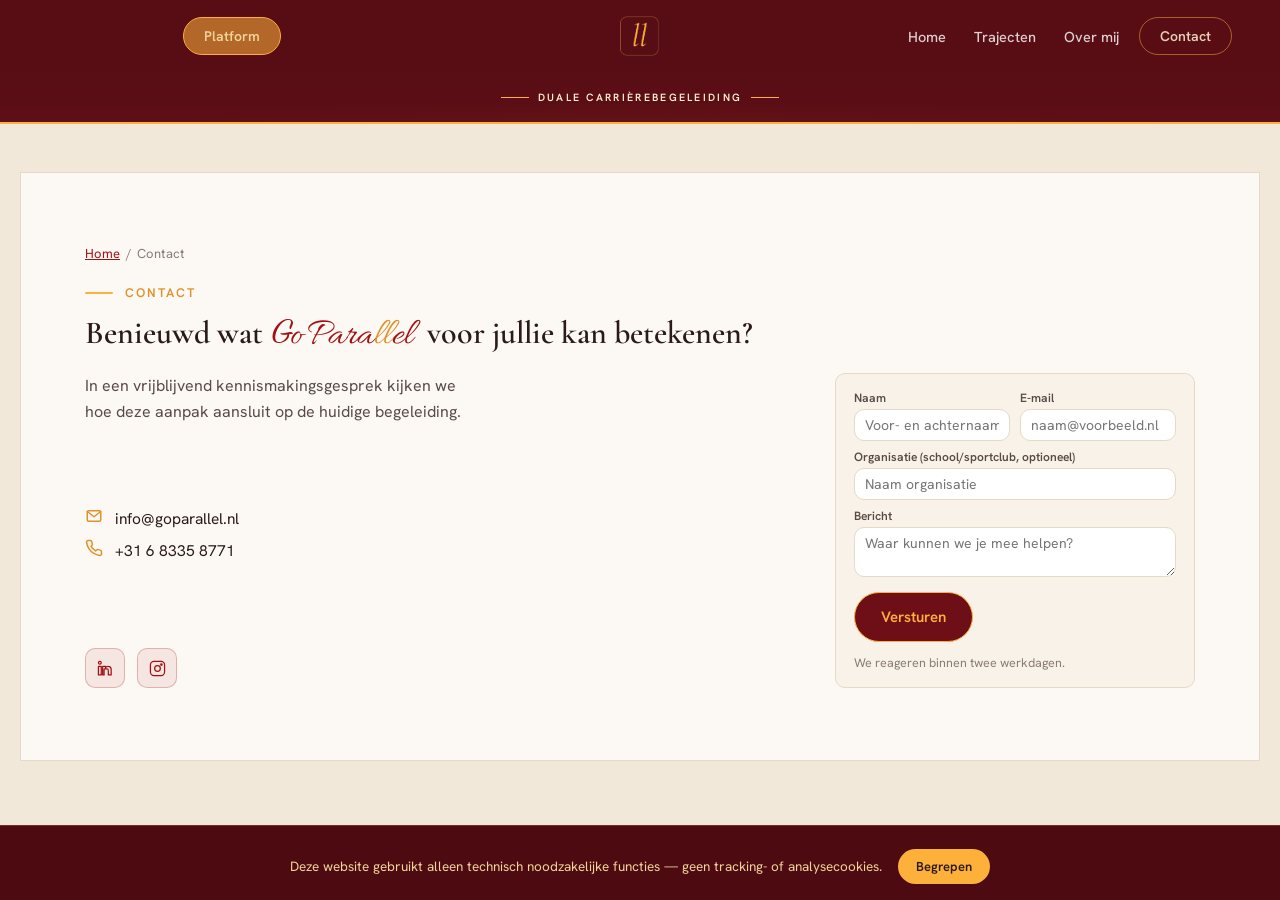
<file: contact.html>
<!DOCTYPE html>
<html>
<head>
<meta charset="utf-8">
<meta name="viewport" content="width=device-width, initial-scale=1">
<title>Contact · GoParallel</title>
<link rel="preconnect" href="https://fonts.googleapis.com">
<link href="https://fonts.googleapis.com/css2?family=Allura&family=Birthstone&family=Cormorant+Garamond:ital,wght@0,400;0,500;0,600;0,700;1,500;1,600&family=Hanken+Grotesk:wght@300;400;500;600;700&display=swap" rel="stylesheet">
<link rel="stylesheet" href="assets/variant-c.css">
<style>
  /* Losse, statische pagina (geen <x-dc>/support.js) — zelfde patroon als
     privacyverklaring.html/trajecten.html/over-mij.html. */
  html{overflow-x:hidden;max-width:100vw;}
  body{margin:0;font-family:'Hanken Grotesk',sans-serif;}
  h1,h2,h3,h4,p,ul{margin:0;padding:0;}
  a{color:inherit;text-decoration:none;}
  ::selection{background:#FDB13A;color:#6E0F18;}
  .gp-btn{font-family:'Hanken Grotesk',sans-serif;font-weight:600;font-size:15px;cursor:pointer;border:1.5px solid transparent;border-radius:999px;white-space:nowrap;display:inline-flex;align-items:center;gap:8px;padding:13px 26px;}
  .gp-eyebrow{font-family:'Hanken Grotesk',sans-serif;font-weight:600;font-size:12.5px;letter-spacing:.16em;text-transform:uppercase;}
  .gp-nav{display:grid;grid-template-columns:1fr auto 1fr;align-items:center;height:72px;padding:0 48px;position:sticky;top:0;z-index:40;}
  .gp-nav-center{position:static;transform:none;grid-column:2;}
  .gp-nav-right{grid-column:3;}
  .gp-br-mobile{display:none;}
  .gp-nav-cta{position:absolute;top:50%;left:max(48px,calc((100% - 1080px)/2));transform:translateY(-50%);display:inline-flex;flex-direction:column;align-items:center;}
  .gp-cta-spacer{display:flex;align-items:center;gap:12px;height:0;overflow:hidden;visibility:hidden;}
  .gp-navlinks{display:flex;gap:28px;}
  .gp-navlinks a{font-size:14.5px;font-weight:500;white-space:nowrap;}
  .gp-check{list-style:none;display:grid;gap:14px;}
  .gp-check li{display:flex;gap:12px;align-items:flex-start;font-size:15.5px;line-height:1.55;}
  .gp-check li svg{flex:none;}
  .gp-field label{font-size:13px;font-weight:600;color:#5A4A47;display:block;margin-bottom:7px;}
  .gp-field input,.gp-field textarea{font-family:'Hanken Grotesk',sans-serif;font-size:15px;color:#2A1A1A;background:#fff;border:1.5px solid #E5D9C8;border-radius:12px;padding:12px 14px;outline:none;width:100%;box-sizing:border-box;}
  .gp-contact-card{width:100%;max-width:360px;justify-self:end;align-self:end;box-sizing:border-box;}
  #contact .gp-field label{font-size:12px;margin-bottom:3px;}
  #contact .gp-field input,#contact .gp-field textarea{padding:6px 10px;font-size:14px;border-radius:10px;}
  @media (max-width:900px){
    .gp-navlinks{display:none;}
    .gp-nav-cta{position:static;transform:none;grid-column:1;justify-self:start;}
    .gp-cta-spacer{display:none;}
    .gp-grid2{grid-template-columns:1fr !important;}
    .gp-contact-card{max-width:none;justify-self:stretch;}
    .gp-contact-row{gap:24px !important;}
    #contact .gp-field label{font-size:13px;}
    #contact .gp-field input,#contact .gp-field textarea{padding:10px 12px;font-size:16px;}
  }
  @media (min-width:1160px){
    .gp-footer-inner{display:grid !important;grid-template-columns:1fr auto 1fr;}
    .gp-footer-meta{display:contents !important;}
    .gp-footer-meta > span{justify-self:end;text-align:right;}
  }
  @media (max-width:600px){
    .gp-br-mobile{display:inline;}
    .gp-nav{padding:0 20px;}
    .gp-footer-inner{flex-direction:column;justify-content:center;text-align:center;padding:24px 0;gap:8px !important;}
    .gp-footer-meta{flex-direction:column;gap:6px;text-align:center;}
  }
</style>
</head>
<body>
<div style="--bordeaux:#A30F13;--bordeaux-deep:#6E0F18;--bordeaux-darker:#4E0A11;--gold:#FDB13A;--gold-deep:#E0922A;--gold-soft:#F0D49A;--gold-wash:#FAEFD8;--cream:#F8F2E8;--cream-deep:#F1E8D9;--paper:#FCF9F4;--ink:#2A1A1A;--ink-2:#5A4A47;--ink-3:#8A7B77;--line:#E5D9C8;--line-soft:#EFE6D7;--font-script:'Allura',cursive;--font-display:'Cormorant Garamond',Georgia,serif;--font-sans:'Hanken Grotesk',sans-serif;font-family:var(--font-sans);background:var(--cream-deep);color:var(--ink)">

  <!-- NAV -->
  <div class="gp-nav" style="background:#580D15;position:sticky;">
    <div class="gp-nav-cta">
      <a href="https://app.goparallel.nl" class="gp-btn" style="background:rgba(253,177,58,.55);color:var(--gold-soft);border-color:var(--gold);border-width:1.5px;padding:9px 20px;font-size:14px;flex:none">Platform</a>
      <div class="gp-cta-spacer" aria-hidden="true"><span style="width:28px;height:2px;flex:none"></span><span class="gp-eyebrow">Duale carrièrebegeleiding</span></div>
    </div>
    <a href="index.html" class="gp-nav-center" style="display:inline-flex">
      <span style="width:52px;height:52px;border-radius:10px;overflow:hidden;flex:none"><img src="uploads/pasted-1784494998198-0.png" alt="GoParallel" style="width:100%;height:100%;object-fit:cover;display:block"></span>
    </a>
    <div class="gp-nav-right" style="justify-self:end;display:flex;align-items:center;gap:20px">
      <nav class="gp-navlinks" style="align-items:center">
        <a href="index.html" style="color:rgba(255,255,255,.8)">Home</a>
        <a href="trajecten.html" style="color:rgba(255,255,255,.8)">Trajecten</a>
        <a href="over-mij.html" style="color:rgba(255,255,255,.8)">Over mij</a>
      </nav>
      <a href="contact.html" class="gp-btn" aria-current="page" style="background:transparent;color:rgba(255,241,206,.85);border-color:rgba(253,177,58,.5);border-width:1.5px;padding:9px 20px;font-size:14px;flex:none">Contact</a>
      <button type="button" id="gp-menu-toggle" class="gp-nav-toggle" aria-label="Menu" aria-expanded="false" aria-controls="gp-mobile-menu"><span></span><span></span><span></span></button>
    </div>
  </div>
  <div id="gp-mobile-menu" class="gp-mobile-menu">
    <a href="index.html">Home</a>
    <a href="trajecten.html">Trajecten</a>
    <a href="over-mij.html">Over mij</a>
  </div>

  <!-- HERO -->
  <div id="top" class="gp-section" style="background-color:#6E0F18;background-image:linear-gradient(#580D15,transparent 200px),radial-gradient(70% 90% at 50% 110%,rgba(253,177,58,0.18),transparent 60%);padding:18px 24px;border-bottom:2px solid var(--gold);color:#fff;text-align:center;scroll-margin-top:64px">
    <div style="display:flex;align-items:center;justify-content:center;gap:9px">
      <span style="width:28px;height:1px;background:var(--gold)"></span>
      <span class="gp-eyebrow" style="font-size:10.5px;letter-spacing:0.22em;color:#FFF1CE">Duale carrièrebegeleiding</span>
      <span style="width:28px;height:1px;background:var(--gold)"></span>
    </div>
  </div>

  <div class="gp-blocks">

  <!-- CONTACT -->
  <div id="contact" class="gp-block" style="scroll-margin-top:64px">
    <div class="gp-crumb"><a href="index.html">Home</a><span>/</span><span aria-current="page">Contact</span></div>
    <div style="display:flex;align-items:center;gap:12px"><span style="width:28px;height:2px;background:var(--gold);border-radius:2px"></span><span class="gp-eyebrow" style="color:var(--gold-deep)">Contact</span></div>
    <h1 style="font-family:var(--font-display);font-weight:600;font-size:clamp(26px,3.4vw,32px);line-height:1.2;margin-top:12px;color:var(--ink)">Benieuwd wat&nbsp;<span style="font-family: var(--font-script); font-weight: 400; font-size: 1.2em; color: var(--bordeaux);"><span style="font-family:'Birthstone',cursive;font-size:1.11em;line-height:0">G</span><span style="margin-left:-.04em;margin-right:.1em">o</span>Para<span style="color: var(--gold-deep);">ll</span>el</span>&nbsp; voor jullie kan betekenen?</h1>
    <div class="gp-grid2 gp-contact-row" style="display:grid;grid-template-columns:minmax(0,392px) minmax(0,1fr);gap:0;align-items:stretch;margin-top:14px">
      <div style="display:flex;flex-direction:column;justify-content:space-between">
        <p style="font-size:16px;line-height:1.6;color:var(--ink-2);margin-top:0;max-width:420px">In een vrijblijvend kennismakingsgesprek kijken we hoe deze aanpak aansluit op de huidige begeleiding.</p>
        <ul class="gp-check" style="margin-top:14px;gap:8px">

          <li style="color:var(--ink)"><svg width="18" height="18" viewBox="0 0 24 24" fill="none" stroke="var(--gold-deep)" stroke-width="2" stroke-linecap="round" stroke-linejoin="round"><path d="M4 4h16v16H4z" opacity="0"></path><path d="m3 6 9 7 9-7"></path><rect x="3" y="5" width="18" height="14" rx="2"></rect></svg>info@goparallel.nl</li>
          <li style="color:var(--ink)"><svg width="18" height="18" viewBox="0 0 24 24" fill="none" stroke="var(--gold-deep)" stroke-width="2" stroke-linecap="round" stroke-linejoin="round"><path d="M22 16.92v3a2 2 0 0 1-2.18 2 19.79 19.79 0 0 1-8.63-3.07 19.5 19.5 0 0 1-6-6 19.79 19.79 0 0 1-3.07-8.67A2 2 0 0 1 4.11 2h3a2 2 0 0 1 2 1.72c.12.9.34 1.79.65 2.65a2 2 0 0 1-.45 2.11L8.09 9.91a16 16 0 0 0 6 6l1.43-1.27a2 2 0 0 1 2.11-.45c.86.31 1.75.53 2.65.65A2 2 0 0 1 22 16.92Z"></path></svg>+31 6 8335 8771</li>
        </ul>
        <div style="display:flex;gap:12px;margin-top:16px">
          <a href="#" style="width:38px;height:38px;border-radius:10px;background:rgba(163,15,19,.08);border:1px solid rgba(163,15,19,.25);display:inline-flex;align-items:center;justify-content:center;color:var(--bordeaux)"><svg width="17" height="17" viewBox="0 0 24 24" fill="none" stroke="currentColor" stroke-width="1.75" stroke-linecap="round" stroke-linejoin="round"><rect x="2" y="9" width="4" height="12"></rect><circle cx="4" cy="4" r="2"></circle><path d="M8 9h4v2a4 4 0 0 1 4-2c3 0 4 2 4 5v7h-4v-6c0-1.5-.5-2.5-2-2.5S10 12 10 13.5V21H8Z"></path></svg></a>
          <a href="#" style="width:38px;height:38px;border-radius:10px;background:rgba(163,15,19,.08);border:1px solid rgba(163,15,19,.25);display:inline-flex;align-items:center;justify-content:center;color:var(--bordeaux)"><svg width="17" height="17" viewBox="0 0 24 24" fill="none" stroke="currentColor" stroke-width="1.75" stroke-linecap="round" stroke-linejoin="round"><rect x="2" y="2" width="20" height="20" rx="5"></rect><circle cx="12" cy="12" r="4"></circle><circle cx="17.5" cy="6.5" r="1"></circle></svg></a>
        </div>
      </div>
      <div class="gp-contact-card" style="background:var(--cream);border:1px solid var(--line);border-radius:10px;padding:16px 18px">
        <div>
          <div class="gp-grid2" style="display:grid;grid-template-columns:1fr 1fr;gap:10px">
            <div class="gp-field"><label>Naam</label><input type="text" placeholder="Voor- en achternaam"></div>
            <div class="gp-field"><label>E-mail</label><input type="email" placeholder="naam@voorbeeld.nl"></div>
          </div>
          <div class="gp-field" style="margin-top:8px"><label>Organisatie (school/sportclub, optioneel)</label><input type="text" placeholder="Naam organisatie"></div>
          <div class="gp-field" style="margin-top:8px"><label>Bericht</label><textarea rows="2" placeholder="Waar kunnen we je mee helpen?"></textarea></div>
          <div style="display:flex;align-items:center;gap:12px;margin-top:10px;flex-wrap:wrap">
            <button type="button" class="gp-btn" style="background:var(--bordeaux-deep);color:var(--gold);border:1.5px solid var(--gold);padding:14px 26px;font-size:15px;min-height:44px;box-sizing:border-box">Versturen</button>
            <span style="font-size:12.5px;color:var(--ink-3)">We reageren binnen twee werkdagen.</span>
          </div>
        </div>
      </div>
    </div>
  </div>

  </div>

  <!-- FOOTER -->
  <div style="background:var(--bordeaux-darker);padding:0 48px;border-top:1px solid rgba(253,177,58,.22)">
    <div class="gp-footer-inner" style="max-width:1080px;margin:0 auto;display:flex;align-items:center;justify-content:space-between;gap:18px;min-height:0;padding:12px 0;flex-wrap:wrap">
      <div class="gp-lockup" style="display:inline-flex;align-items:center;gap:12px">
        <span style="font-family:var(--font-script);font-size:26px;color:var(--gold);line-height:1"><span style="font-family:'Birthstone',cursive;font-size:1.11em;line-height:0">G</span><span style="margin-left:-.04em;margin-right:.1em">o</span>Para<span style="color:#FFF1CE">ll</span>el</span>
        <span style="width:1px;height:22px;background:rgba(253,177,58,.35)"></span>
        <span style="font-family:var(--font-display);font-style:italic;font-size:14px;color:rgba(255,255,255,.75)">Sport én studie, parallel begeleid.</span>
      </div>
      <div class="gp-footer-meta" style="display:flex;align-items:center;gap:20px;flex-wrap:wrap">
        <a href="privacyverklaring.html" style="font-size:13px;color:rgba(255,255,255,.75);text-decoration:underline">Privacyverklaring</a>
        <span style="font-size:13px;color:rgba(255,255,255,.55)">© 2026 GoParallel — Remke Hekers · Duale carrièrebegeleiding</span>
      </div>
    </div>
  </div>

<div id="gp-cookie-banner" style="position:fixed;left:0;right:0;bottom:0;z-index:1000;display:none;flex-wrap:wrap;align-items:center;justify-content:center;gap:16px;background:#4E0A11;padding:16px 24px;font-family:'Hanken Grotesk',sans-serif">
  <p style="max-width:640px;text-align:center;font-size:13.5px;line-height:1.5;color:#F0D49A;margin:0">Deze website gebruikt alleen technisch noodzakelijke functies — geen tracking- of analysecookies.</p>
  <button type="button" id="gp-cookie-ok" style="flex:none;border-radius:999px;border:none;background:#FDB13A;color:#2A1A1A;font-family:'Hanken Grotesk',sans-serif;font-weight:600;font-size:13px;padding:9px 18px;cursor:pointer">Begrepen</button>
</div>
<script>
  (function () {
    var KEY = "gp-cookie-notice-dismissed";
    var banner = document.getElementById("gp-cookie-banner");
    try {
      if (localStorage.getItem(KEY) !== "1") banner.style.display = "flex";
    } catch (e) {
      banner.style.display = "flex";
    }
    document.addEventListener("click", function (e) {
      if (e.target && e.target.id === "gp-cookie-ok") {
        banner.style.display = "none";
        try {
          localStorage.setItem(KEY, "1");
        } catch (e) {}
      }
    });
  })();
</script>
<script>
  (function () {
    var btn = document.getElementById("gp-menu-toggle");
    var menu = document.getElementById("gp-mobile-menu");
    if (!btn || !menu) return;
    btn.addEventListener("click", function () {
      var open = menu.classList.toggle("gp-open");
      btn.setAttribute("aria-expanded", open ? "true" : "false");
    });
    menu.addEventListener("click", function (e) {
      if (e.target && e.target.tagName === "A") {
        menu.classList.remove("gp-open");
        btn.setAttribute("aria-expanded", "false");
      }
    });
  })();
</script>
</body>
</html>
</file>
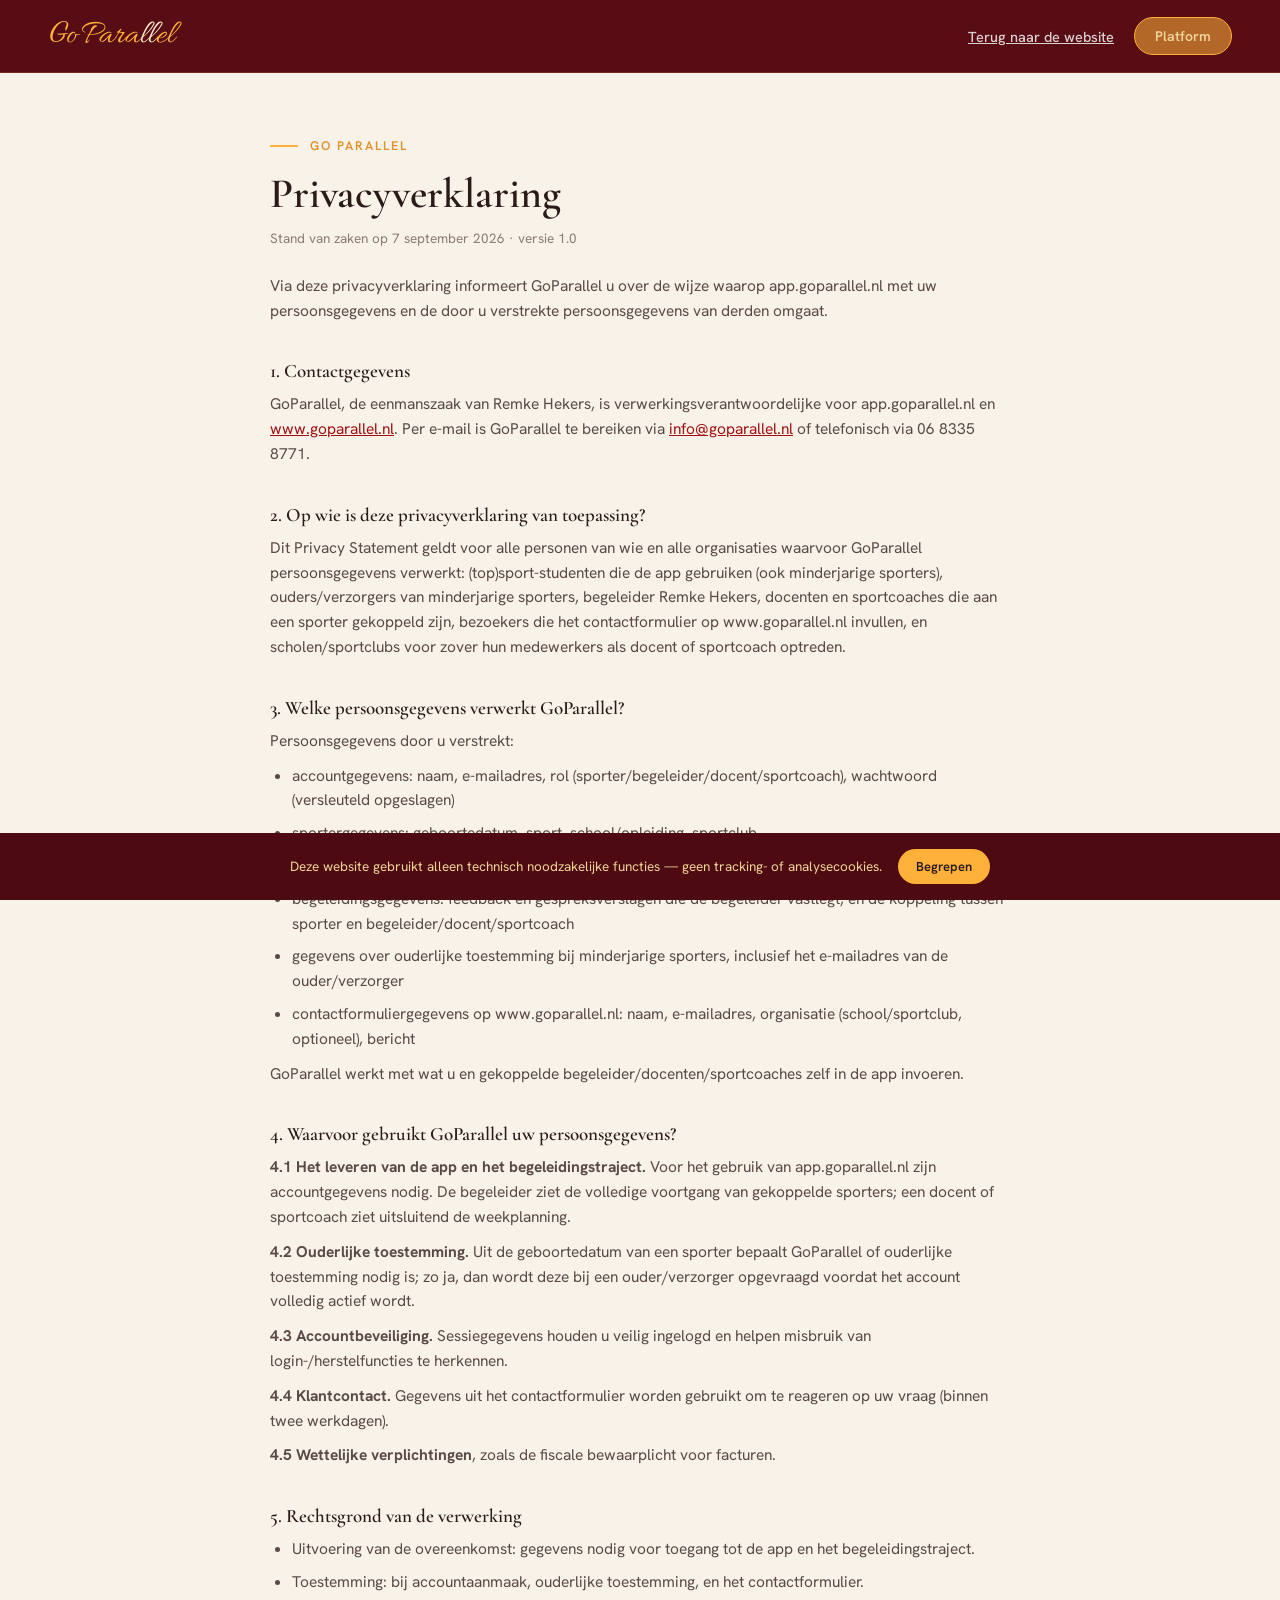
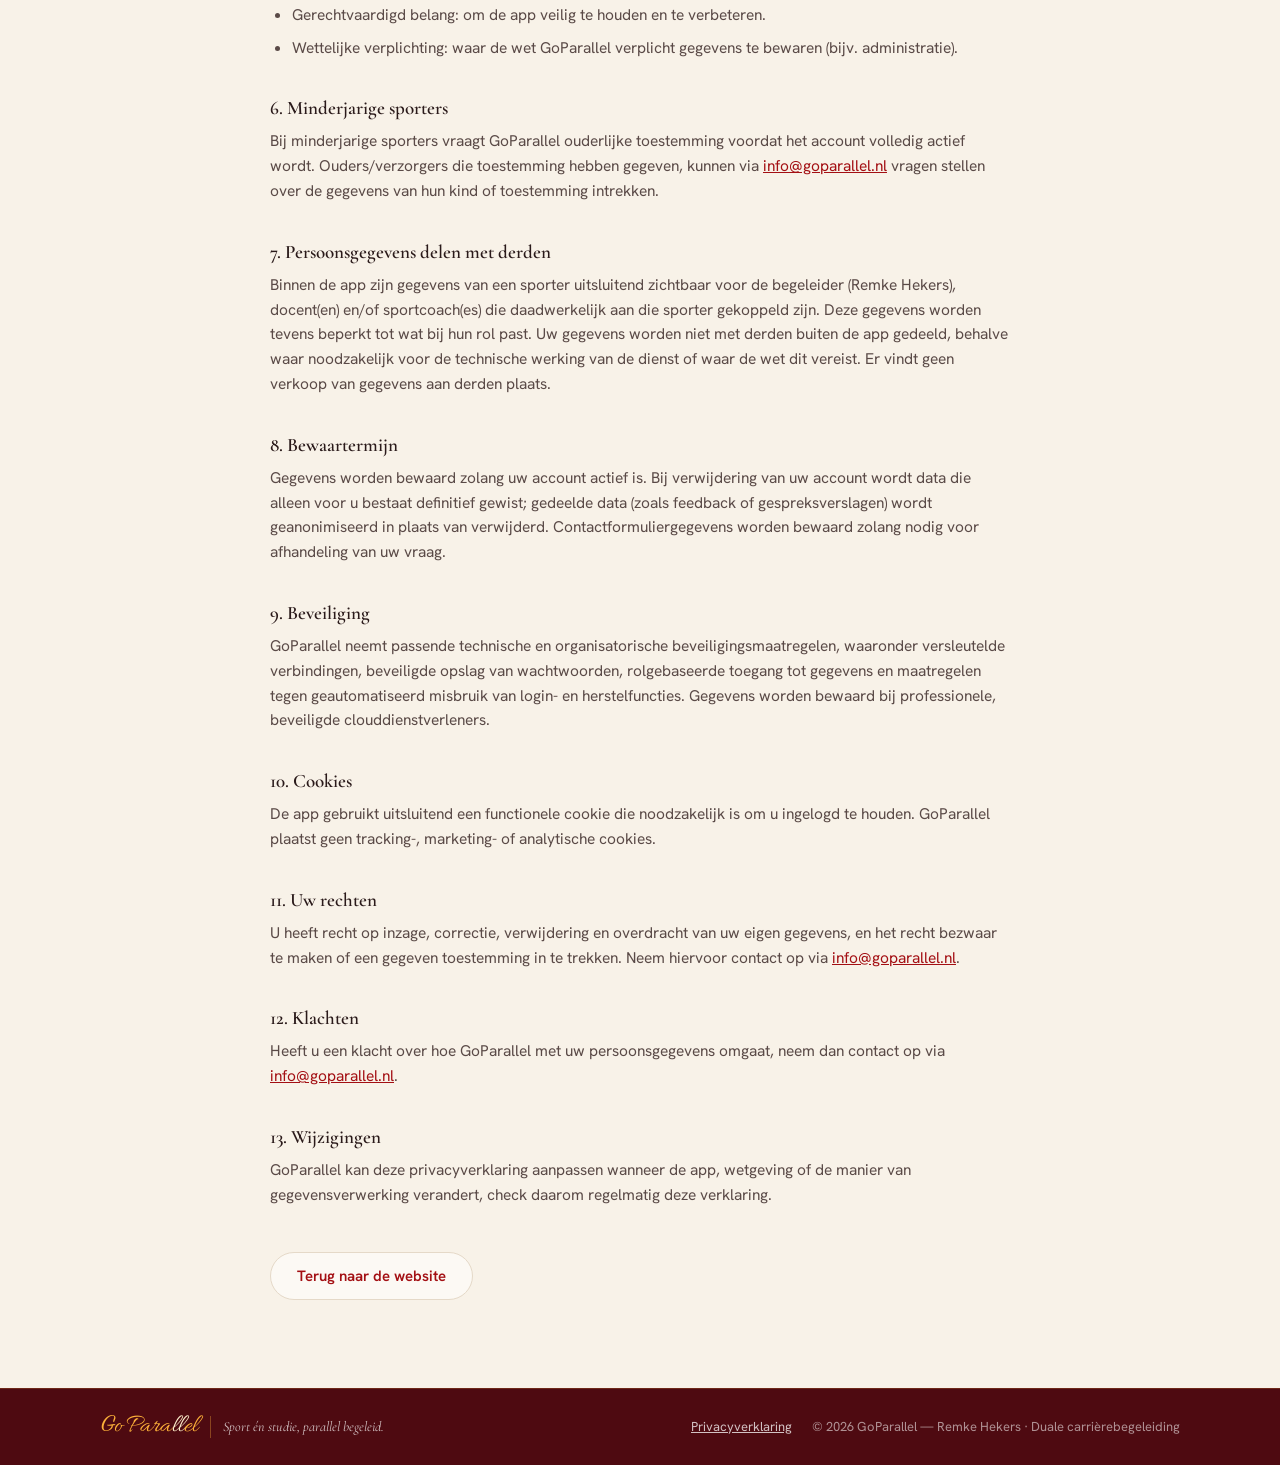
<file: privacyverklaring.html>
<!DOCTYPE html>
<html>
<head>
<meta charset="utf-8">
<meta name="viewport" content="width=device-width, initial-scale=1">
<title>Privacyverklaring · GoParallel</title>
<link rel="preconnect" href="https://fonts.googleapis.com">
<link href="https://fonts.googleapis.com/css2?family=Allura&family=Birthstone&family=Cormorant+Garamond:ital,wght@0,400;0,500;0,600;0,700;1,500;1,600&family=Hanken+Grotesk:wght@300;400;500;600;700&display=swap" rel="stylesheet">
<style>
  /* Losse, statische pagina (geen <x-dc>/support.js) — geen canvas-runtime
     nodig voor tekst die niet interactief bewerkt hoeft te worden. Deelt
     dezelfde design tokens en typografie als index.html zodat de pagina
     niet uit de toon van de rest van de site valt. */
  html{overflow-x:hidden;max-width:100vw;}
  body{margin:0;font-family:'Hanken Grotesk',sans-serif;}
  h1,h2,p,ul{margin:0;padding:0;}
  a{color:inherit;}
  ::selection{background:#FDB13A;color:#6E0F18;}
  .gp-btn{font-family:'Hanken Grotesk',sans-serif;font-weight:600;font-size:15px;cursor:pointer;border:1.5px solid transparent;border-radius:999px;white-space:nowrap;display:inline-flex;align-items:center;gap:8px;padding:13px 26px;text-decoration:none;}
  .gp-nav{display:grid;grid-template-columns:1fr auto 1fr;align-items:center;height:72px;padding:0 48px;position:sticky;top:0;z-index:40;}
  .gp-lockup{display:inline-flex;align-items:center;gap:12px;text-decoration:none;}
  .gp-eyebrow{font-family:'Hanken Grotesk',sans-serif;font-weight:600;font-size:12.5px;letter-spacing:.16em;text-transform:uppercase;}
  .gp-section h2{font-family:var(--font-display);font-weight:600;font-size:19px;color:var(--ink);}
  .gp-section p, .gp-section li{font-size:15.5px;line-height:1.6;color:var(--ink-2);}
  .gp-section ul{list-style:disc;padding-left:22px;display:grid;gap:8px;}
  .gp-section section{margin-top:36px;}
  .gp-section a.gp-link{color:var(--bordeaux);text-decoration:underline;}
  @media (max-width:600px){
    .gp-nav{padding:0 20px;}
    .gp-navlink-back{display:none;}
    .gp-section-outer{padding-left:24px !important;padding-right:24px !important;}
  }
</style>
</head>
<body>
<div style="--bordeaux:#A30F13;--bordeaux-deep:#6E0F18;--bordeaux-darker:#4E0A11;--gold:#FDB13A;--gold-deep:#E0922A;--gold-soft:#F0D49A;--gold-wash:#FAEFD8;--cream:#F8F2E8;--cream-deep:#F1E8D9;--paper:#FCF9F4;--ink:#2A1A1A;--ink-2:#5A4A47;--ink-3:#8A7B77;--line:#E5D9C8;--line-soft:#EFE6D7;--font-script:'Allura',cursive;--font-display:'Cormorant Garamond',Georgia,serif;--font-sans:'Hanken Grotesk',sans-serif;font-family:var(--font-sans);background:var(--cream);color:var(--ink)">

  <!-- NAV -->
  <div class="gp-nav" style="background:#580D15;border-bottom:1px solid rgba(253,177,58,.18);">
    <a href="index.html" class="gp-lockup">
      <span style="font-family:var(--font-script);font-size:34px;color:var(--gold);line-height:1"><span style="font-family:'Birthstone',cursive;font-size:1.11em;line-height:0">G</span><span style="margin-left:-.04em;margin-right:.1em">o</span>Para<span style="color:#FFF1CE">ll</span>el</span>
    </a>
    <span></span>
    <div style="justify-self:end;display:flex;align-items:center;gap:20px">
      <a href="index.html" class="gp-navlink-back" style="color:rgba(255,255,255,.8);font-size:14.5px;font-weight:500">Terug naar de website</a>
      <a href="https://app.goparallel.nl" class="gp-btn" style="background:rgba(253,177,58,.55);color:var(--gold-soft);border-color:var(--gold);border-width:1.5px;padding:9px 20px;font-size:14px;flex:none">Platform</a>
    </div>
  </div>

  <!-- PRIVACYVERKLARING -->
  <div class="gp-section-outer gp-section" style="background:var(--cream);padding:64px 48px 88px;">
    <div style="max-width:740px;margin:0 auto">
      <div style="display:flex;align-items:center;gap:12px"><span style="width:28px;height:2px;background:var(--gold);border-radius:2px"></span><span class="gp-eyebrow" style="color:var(--gold-deep)">Go Parallel</span></div>
      <h1 style="font-family:var(--font-display);font-weight:600;font-size:clamp(30px,4.2vw,42px);line-height:1.15;margin-top:16px;color:var(--ink)">Privacyverklaring</h1>
      <p style="font-size:13.5px;color:var(--ink-3);margin-top:10px">Stand van zaken op 7 september 2026 · versie 1.0</p>
      <p style="margin-top:24px">Via deze privacyverklaring informeert GoParallel u over de wijze waarop app.goparallel.nl met uw persoonsgegevens en de door u verstrekte persoonsgegevens van derden omgaat.</p>

      <section>
        <h2>1. Contactgegevens</h2>
        <p style="margin-top:10px">GoParallel, de eenmanszaak van Remke Hekers, is verwerkingsverantwoordelijke voor app.goparallel.nl en <a href="index.html" class="gp-link">www.goparallel.nl</a>. Per e-mail is GoParallel te bereiken via <a href="mailto:info@goparallel.nl" class="gp-link">info@goparallel.nl</a> of telefonisch via 06 8335 8771.</p>
      </section>

      <section>
        <h2>2. Op wie is deze privacyverklaring van toepassing?</h2>
        <p style="margin-top:10px">Dit Privacy Statement geldt voor alle personen van wie en alle organisaties waarvoor GoParallel persoonsgegevens verwerkt: (top)sport-studenten die de app gebruiken (ook minderjarige sporters), ouders/verzorgers van minderjarige sporters, begeleider Remke Hekers, docenten en sportcoaches die aan een sporter gekoppeld zijn, bezoekers die het contactformulier op www.goparallel.nl invullen, en scholen/sportclubs voor zover hun medewerkers als docent of sportcoach optreden.</p>
      </section>

      <section>
        <h2>3. Welke persoonsgegevens verwerkt GoParallel?</h2>
        <p style="margin-top:10px">Persoonsgegevens door u verstrekt:</p>
        <ul style="margin-top:10px">
          <li>accountgegevens: naam, e-mailadres, rol (sporter/begeleider/docent/sportcoach), wachtwoord (versleuteld opgeslagen)</li>
          <li>sportergegevens: geboortedatum, sport, school/opleiding, sportclub</li>
          <li>wat de sporter zelf vastlegt: weekplanning, doelen, taken, reflecties</li>
          <li>begeleidingsgegevens: feedback en gespreksverslagen die de begeleider vastlegt, en de koppeling tussen sporter en begeleider/docent/sportcoach</li>
          <li>gegevens over ouderlijke toestemming bij minderjarige sporters, inclusief het e-mailadres van de ouder/verzorger</li>
          <li>contactformuliergegevens op www.goparallel.nl: naam, e-mailadres, organisatie (school/sportclub, optioneel), bericht</li>
        </ul>
        <p style="margin-top:10px">GoParallel werkt met wat u en gekoppelde begeleider/docenten/sportcoaches zelf in de app invoeren.</p>
      </section>

      <section>
        <h2>4. Waarvoor gebruikt GoParallel uw persoonsgegevens?</h2>
        <p style="margin-top:10px"><b>4.1 Het leveren van de app en het begeleidingstraject.</b> Voor het gebruik van app.goparallel.nl zijn accountgegevens nodig. De begeleider ziet de volledige voortgang van gekoppelde sporters; een docent of sportcoach ziet uitsluitend de weekplanning.</p>
        <p style="margin-top:10px"><b>4.2 Ouderlijke toestemming.</b> Uit de geboortedatum van een sporter bepaalt GoParallel of ouderlijke toestemming nodig is; zo ja, dan wordt deze bij een ouder/verzorger opgevraagd voordat het account volledig actief wordt.</p>
        <p style="margin-top:10px"><b>4.3 Accountbeveiliging.</b> Sessiegegevens houden u veilig ingelogd en helpen misbruik van login-/herstelfuncties te herkennen.</p>
        <p style="margin-top:10px"><b>4.4 Klantcontact.</b> Gegevens uit het contactformulier worden gebruikt om te reageren op uw vraag (binnen twee werkdagen).</p>
        <p style="margin-top:10px"><b>4.5 Wettelijke verplichtingen</b>, zoals de fiscale bewaarplicht voor facturen.</p>
      </section>

      <section>
        <h2>5. Rechtsgrond van de verwerking</h2>
        <ul style="margin-top:10px">
          <li>Uitvoering van de overeenkomst: gegevens nodig voor toegang tot de app en het begeleidingstraject.</li>
          <li>Toestemming: bij accountaanmaak, ouderlijke toestemming, en het contactformulier.</li>
          <li>Gerechtvaardigd belang: om de app veilig te houden en te verbeteren.</li>
          <li>Wettelijke verplichting: waar de wet GoParallel verplicht gegevens te bewaren (bijv. administratie).</li>
        </ul>
      </section>

      <section>
        <h2>6. Minderjarige sporters</h2>
        <p style="margin-top:10px">Bij minderjarige sporters vraagt GoParallel ouderlijke toestemming voordat het account volledig actief wordt. Ouders/verzorgers die toestemming hebben gegeven, kunnen via <a href="mailto:info@goparallel.nl" class="gp-link">info@goparallel.nl</a> vragen stellen over de gegevens van hun kind of toestemming intrekken.</p>
      </section>

      <section>
        <h2>7. Persoonsgegevens delen met derden</h2>
        <p style="margin-top:10px">Binnen de app zijn gegevens van een sporter uitsluitend zichtbaar voor de begeleider (Remke Hekers), docent(en) en/of sportcoach(es) die daadwerkelijk aan die sporter gekoppeld zijn. Deze gegevens worden tevens beperkt tot wat bij hun rol past. Uw gegevens worden niet met derden buiten de app gedeeld, behalve waar noodzakelijk voor de technische werking van de dienst of waar de wet dit vereist. Er vindt geen verkoop van gegevens aan derden plaats.</p>
      </section>

      <section>
        <h2>8. Bewaartermijn</h2>
        <p style="margin-top:10px">Gegevens worden bewaard zolang uw account actief is. Bij verwijdering van uw account wordt data die alleen voor u bestaat definitief gewist; gedeelde data (zoals feedback of gespreksverslagen) wordt geanonimiseerd in plaats van verwijderd. Contactformuliergegevens worden bewaard zolang nodig voor afhandeling van uw vraag.</p>
      </section>

      <section>
        <h2>9. Beveiliging</h2>
        <p style="margin-top:10px">GoParallel neemt passende technische en organisatorische beveiligingsmaatregelen, waaronder versleutelde verbindingen, beveiligde opslag van wachtwoorden, rolgebaseerde toegang tot gegevens en maatregelen tegen geautomatiseerd misbruik van login- en herstelfuncties. Gegevens worden bewaard bij professionele, beveiligde clouddienstverleners.</p>
      </section>

      <section>
        <h2>10. Cookies</h2>
        <p style="margin-top:10px">De app gebruikt uitsluitend een functionele cookie die noodzakelijk is om u ingelogd te houden. GoParallel plaatst geen tracking-, marketing- of analytische cookies.</p>
      </section>

      <section>
        <h2>11. Uw rechten</h2>
        <p style="margin-top:10px">U heeft recht op inzage, correctie, verwijdering en overdracht van uw eigen gegevens, en het recht bezwaar te maken of een gegeven toestemming in te trekken. Neem hiervoor contact op via <a href="mailto:info@goparallel.nl" class="gp-link">info@goparallel.nl</a>.</p>
      </section>

      <section>
        <h2>12. Klachten</h2>
        <p style="margin-top:10px">Heeft u een klacht over hoe GoParallel met uw persoonsgegevens omgaat, neem dan contact op via <a href="mailto:info@goparallel.nl" class="gp-link">info@goparallel.nl</a>.</p>
      </section>

      <section>
        <h2>13. Wijzigingen</h2>
        <p style="margin-top:10px">GoParallel kan deze privacyverklaring aanpassen wanneer de app, wetgeving of de manier van gegevensverwerking verandert, check daarom regelmatig deze verklaring.</p>
      </section>

      <a href="index.html" class="gp-btn" style="margin-top:44px;background:var(--paper);color:var(--bordeaux);border:1.5px solid var(--line);">Terug naar de website</a>
    </div>
  </div>

  <!-- FOOTER -->
  <div style="background:var(--bordeaux-darker);border-top:1px solid rgba(253,177,58,.18);padding:0 48px">
    <div style="max-width:1080px;margin:0 auto;display:flex;align-items:center;justify-content:space-between;gap:18px;height:76px;flex-wrap:wrap">
      <div class="gp-lockup">
        <span style="font-family:var(--font-script);font-size:26px;color:var(--gold);line-height:1"><span style="font-family:'Birthstone',cursive;font-size:1.11em;line-height:0">G</span><span style="margin-left:-.04em;margin-right:.1em">o</span>Para<span style="color:#FFF1CE">ll</span>el</span>
        <span style="width:1px;height:22px;background:rgba(253,177,58,.35)"></span>
        <span style="font-family:var(--font-display);font-style:italic;font-size:14px;color:rgba(255,255,255,.75)">Sport én studie, parallel begeleid.</span>
      </div>
      <div style="display:flex;align-items:center;gap:20px;flex-wrap:wrap">
        <a href="privacyverklaring.html" style="font-size:13px;color:rgba(255,255,255,.75);text-decoration:underline">Privacyverklaring</a>
        <span style="font-size:13px;color:rgba(255,255,255,.55)">© 2026 GoParallel — Remke Hekers · Duale carrièrebegeleiding</span>
      </div>
    </div>
  </div>

</div>

<div id="gp-cookie-banner" style="position:fixed;left:0;right:0;bottom:0;z-index:1000;display:none;flex-wrap:wrap;align-items:center;justify-content:center;gap:16px;background:#4E0A11;padding:16px 24px;font-family:'Hanken Grotesk',sans-serif">
  <p style="max-width:640px;text-align:center;font-size:13.5px;line-height:1.5;color:#F0D49A;margin:0">Deze website gebruikt alleen technisch noodzakelijke functies — geen tracking- of analysecookies.</p>
  <button type="button" id="gp-cookie-ok" style="flex:none;border-radius:999px;border:none;background:#FDB13A;color:#2A1A1A;font-family:'Hanken Grotesk',sans-serif;font-weight:600;font-size:13px;padding:9px 18px;cursor:pointer">Begrepen</button>
</div>
<script>
  (function () {
    var KEY = "gp-cookie-notice-dismissed";
    var banner = document.getElementById("gp-cookie-banner");
    try {
      if (localStorage.getItem(KEY) !== "1") banner.style.display = "flex";
    } catch (e) {
      banner.style.display = "flex";
    }
    document.addEventListener("click", function (e) {
      if (e.target && e.target.id === "gp-cookie-ok") {
        banner.style.display = "none";
        try {
          localStorage.setItem(KEY, "1");
        } catch (e) {}
      }
    });
  })();
</script>
</body>
</html>
</file>
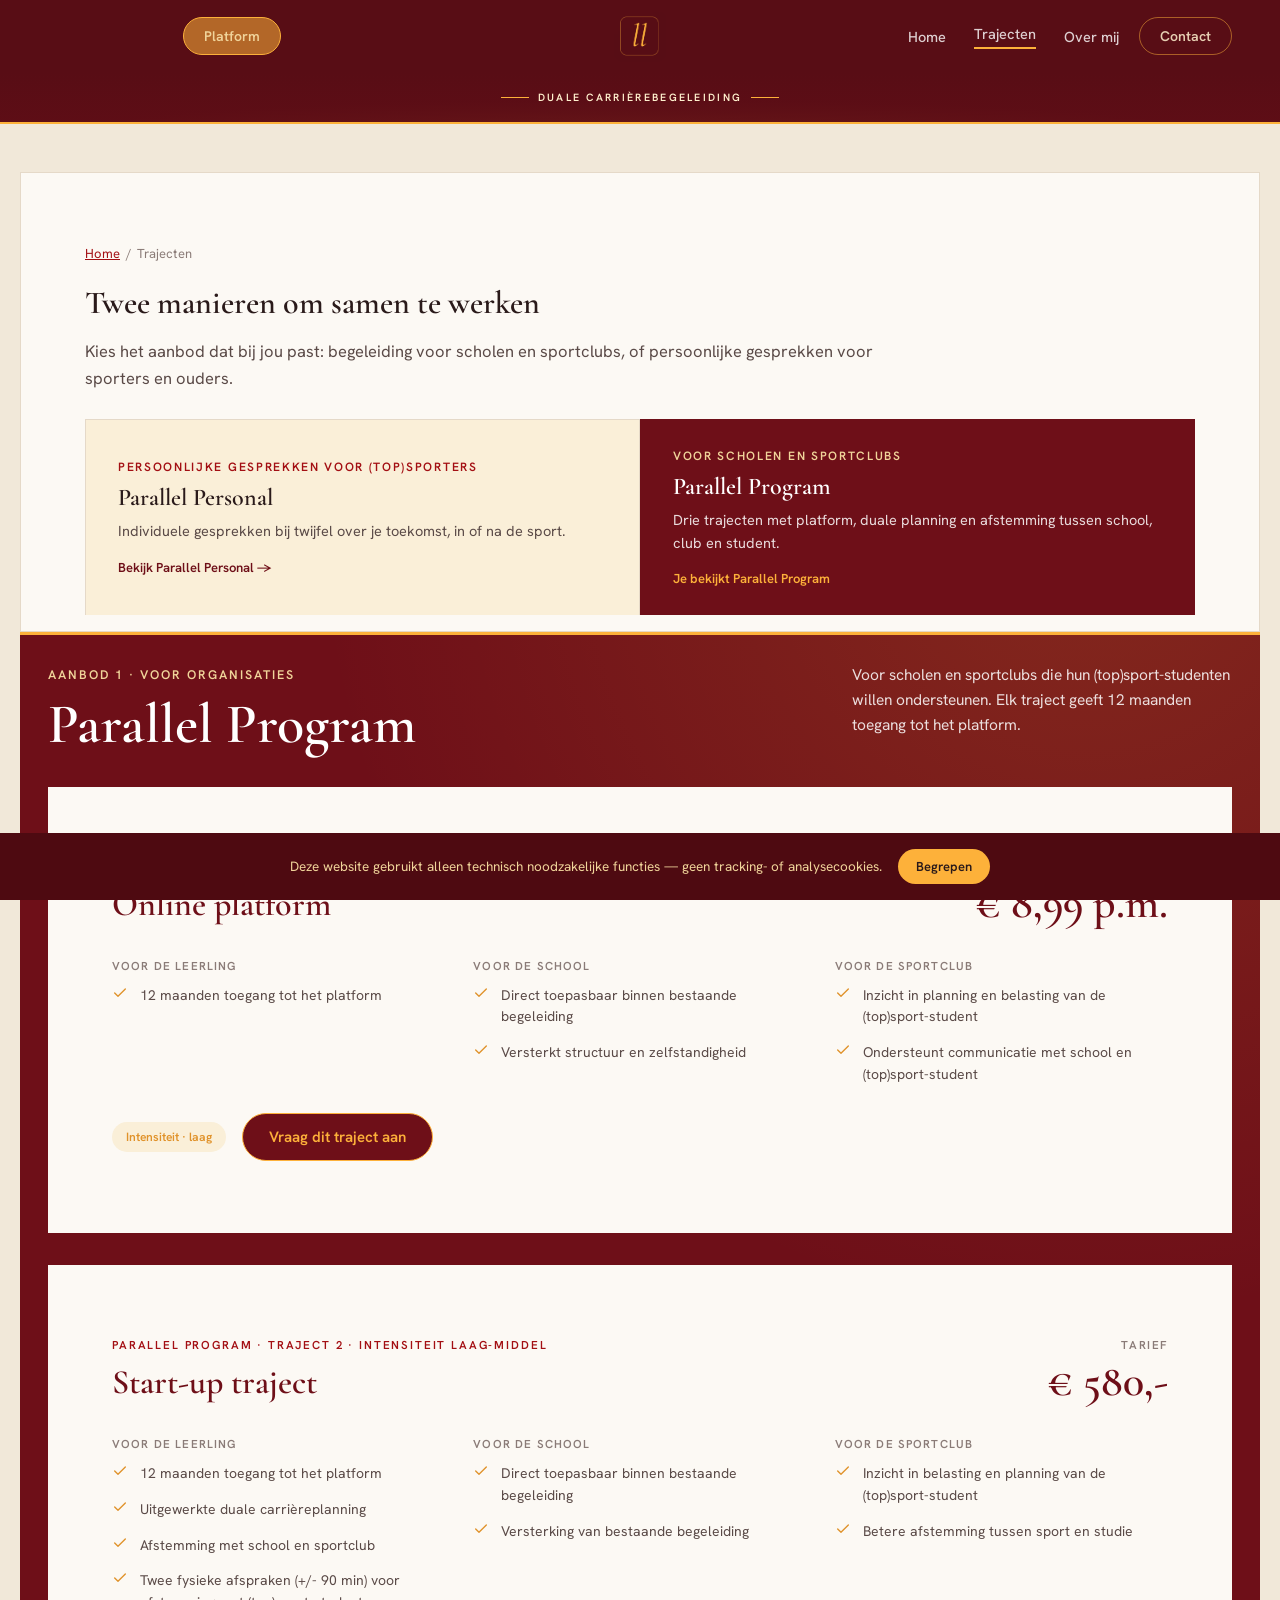
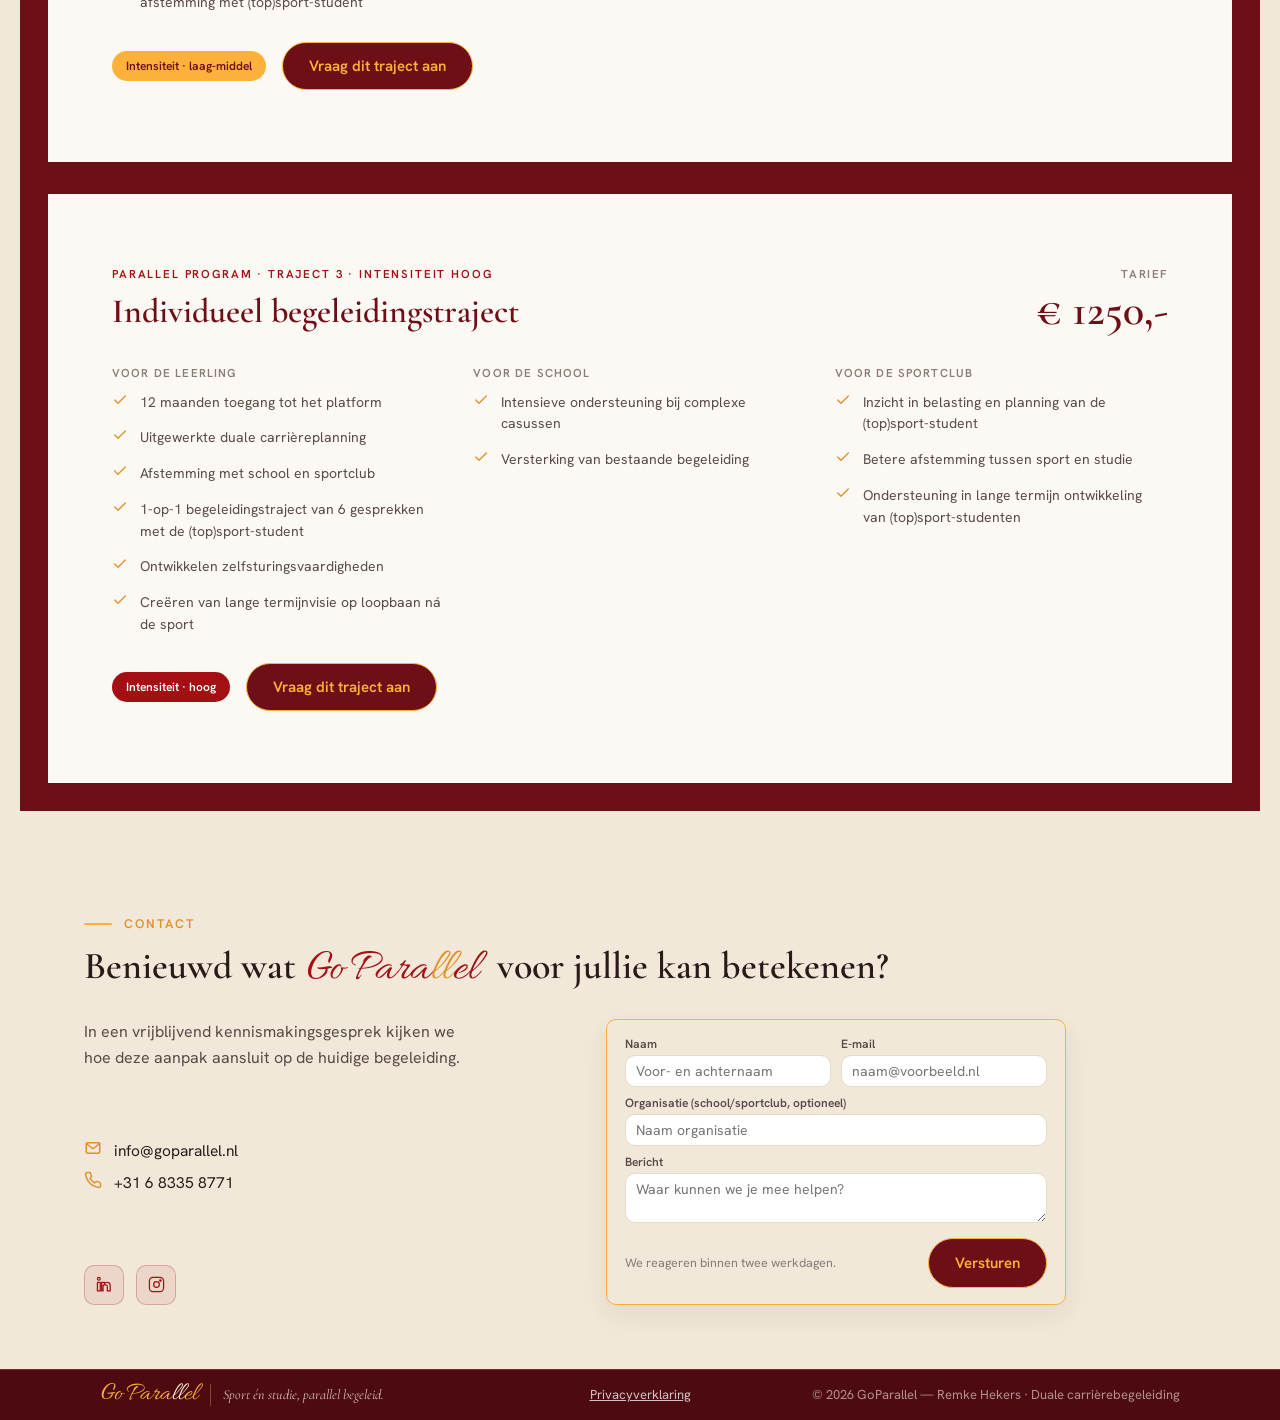
<file: trajecten.html>
<!DOCTYPE html>
<html>
<head>
<meta charset="utf-8">
<meta name="viewport" content="width=device-width, initial-scale=1">
<title>Trajecten · GoParallel</title>
<link rel="preconnect" href="https://fonts.googleapis.com">
<link href="https://fonts.googleapis.com/css2?family=Allura&family=Birthstone&family=Cormorant+Garamond:ital,wght@0,400;0,500;0,600;0,700;1,500;1,600&family=Hanken+Grotesk:wght@300;400;500;600;700&display=swap" rel="stylesheet">
<link rel="stylesheet" href="assets/variant-c.css">
<style>
  /* Losse, statische pagina (geen <x-dc>/support.js) — zelfde patroon als
     privacyverklaring.html. */
  html{overflow-x:hidden;max-width:100vw;}
  body{margin:0;font-family:'Hanken Grotesk',sans-serif;}
  h1,h2,h3,h4,p,ul{margin:0;padding:0;}
  a{color:inherit;text-decoration:none;}
  ::selection{background:#FDB13A;color:#6E0F18;}
  .gp-btn{font-family:'Hanken Grotesk',sans-serif;font-weight:600;font-size:15px;cursor:pointer;border:1.5px solid transparent;border-radius:999px;white-space:nowrap;display:inline-flex;align-items:center;gap:8px;padding:13px 26px;}
  .gp-eyebrow{font-family:'Hanken Grotesk',sans-serif;font-weight:600;font-size:12.5px;letter-spacing:.16em;text-transform:uppercase;}
  .gp-nav{display:grid;grid-template-columns:1fr auto 1fr;align-items:center;height:72px;padding:0 48px;position:sticky;top:0;z-index:40;}
  .gp-nav-center{position:static;transform:none;grid-column:2;}
  .gp-nav-right{grid-column:3;}
  .gp-br-mobile{display:none;}
  .gp-nav-cta{position:absolute;top:50%;left:max(48px,calc((100% - 1080px)/2));transform:translateY(-50%);display:inline-flex;flex-direction:column;align-items:center;}
  .gp-cta-spacer{display:flex;align-items:center;gap:12px;height:0;overflow:hidden;visibility:hidden;}
  .gp-navlinks{display:flex;gap:28px;}
  .gp-navlinks a{font-size:14.5px;font-weight:500;white-space:nowrap;}
  .gp-check{list-style:none;display:grid;gap:14px;}
  .gp-check li{display:flex;gap:12px;align-items:flex-start;font-size:15.5px;line-height:1.55;}
  .gp-check li svg{flex:none;}
  .gp-field label{font-size:13px;font-weight:600;color:#5A4A47;display:block;margin-bottom:7px;}
  .gp-field input,.gp-field textarea{font-family:'Hanken Grotesk',sans-serif;font-size:15px;color:#2A1A1A;background:#fff;border:1.5px solid #E5D9C8;border-radius:12px;padding:12px 14px;outline:none;width:100%;box-sizing:border-box;}
  .gp-contact-card{width:100%;max-width:460px;justify-self:center;box-sizing:border-box;}
  #contact .gp-field label{font-size:12px;margin-bottom:3px;}
  #contact .gp-field input,#contact .gp-field textarea{padding:6px 10px;font-size:14px;border-radius:10px;}

  /* Tabpanelen: zelfde "tabblad loopt door"-opmaak als op de homepage —
     het paneel zelf is bordeaux met een gouden bovenrand, zodat meteen
     duidelijk is welk aanbod is aangeklikt. */
  .gp-tabpanel:not([hidden]){display:flex;flex-direction:column;gap:32px;background:#6E0F18;background-image:radial-gradient(120% 90% at 86% -8%, rgba(253,177,58,0.16), transparent 52%);border-top:3px solid #FDB13A;padding:28px;box-sizing:border-box;margin:-32px auto 0;max-width:1240px;width:100%;}

  /* Tabs: "Parallel Program" / "Parallel Personal" */
  .gp-tabs{display:grid;grid-template-columns:1fr 1fr;gap:0;}
  .gp-tab{font:inherit;text-align:left;cursor:pointer;display:block;width:100%;padding:28px 32px;box-sizing:border-box;background:#FAEFD8;color:#2A1A1A;border:1px solid #E5D9C8;border-bottom:0;border-radius:0;}
  .gp-tab-label{display:block;font-family:'Hanken Grotesk',sans-serif;font-weight:600;font-size:12px;letter-spacing:.14em;text-transform:uppercase;color:#A30F13;}
  .gp-tab-title{display:block;font-family:var(--font-display);font-weight:600;font-size:24px;margin-top:8px;}
  .gp-tab-text{display:block;font-size:14.5px;line-height:1.55;color:#5A4A47;margin-top:8px;}
  .gp-tab-cta{display:block;font-size:13px;font-weight:600;color:#6E0F18;margin-top:16px;}
  .gp-tab[aria-selected="true"]{background:#6E0F18;color:#fff;border-color:#6E0F18;}
  .gp-tab[aria-selected="true"] .gp-tab-label{color:#F0D49A;}
  .gp-tab[aria-selected="true"] .gp-tab-text{color:rgba(255,255,255,.85);}
  .gp-tab[aria-selected="true"] .gp-tab-cta{color:#FDB13A;}
  .gp-tab:focus-visible{outline:3px solid #FDB13A;outline-offset:3px;}

  /* Aanbod-kaarten (Program-trajecten + Personal-gesprek) */
  .gp-offer-headrow{display:flex;align-items:flex-start;justify-content:space-between;gap:20px;flex-wrap:wrap;}
  .gp-offer-tarief{text-align:right;flex:none;}
  .gp-offer-col-label{font-size:11.5px;letter-spacing:.1em;text-transform:uppercase;color:var(--ink-3);font-weight:600;}
  .gp-offer-cols{display:grid;grid-template-columns:repeat(3,1fr);gap:28px;margin-top:28px;}
  .gp-offer-placeholder{color:var(--ink-3);font-style:italic;}

  @media (max-width:900px){
    .gp-navlinks{display:none;}
    .gp-nav-cta{position:static;transform:none;grid-column:1;justify-self:start;}
    .gp-cta-spacer{display:none;}
    .gp-grid2{grid-template-columns:1fr !important;}
    .gp-contact-card{max-width:none;justify-self:stretch;}
    .gp-contact-row{gap:24px !important;}
    #contact .gp-field label{font-size:13px;}
    #contact .gp-field input,#contact .gp-field textarea{padding:10px 12px;font-size:16px;}
  }
  @media (max-width:700px){
    .gp-tab{padding:16px 14px;}
    .gp-tab-label{font-size:10.5px;}
    .gp-tab-title{font-size:18px;margin-top:6px;}
    .gp-tab-text{display:none;}
    .gp-tab-cta{font-size:11.5px;margin-top:10px;}
    .gp-tabpanel:not([hidden]){padding:16px;}
    .gp-offer-headrow{flex-direction:column;align-items:flex-start;}
    .gp-offer-tarief{text-align:left;}
    .gp-offer-cols{grid-template-columns:1fr;}
    .gp-program-head-row,.gp-personal-head-row{flex-direction:column;align-items:flex-start !important;}
  }
  @media (min-width:1160px){
    .gp-footer-inner{display:grid !important;grid-template-columns:1fr auto 1fr;}
    .gp-footer-meta{display:contents !important;}
    .gp-footer-meta > span{justify-self:end;text-align:right;}
  }
  @media (max-width:600px){
    .gp-br-mobile{display:inline;}
    .gp-nav{padding:0 20px;}
    .gp-footer-inner{flex-direction:column;justify-content:center;text-align:center;padding:24px 0;gap:8px !important;}
    .gp-footer-meta{flex-direction:column;gap:6px;text-align:center;}
  }
</style>
</head>
<body>
<div style="--bordeaux:#A30F13;--bordeaux-deep:#6E0F18;--bordeaux-darker:#4E0A11;--gold:#FDB13A;--gold-deep:#E0922A;--gold-soft:#F0D49A;--gold-wash:#FAEFD8;--cream:#F8F2E8;--cream-deep:#F1E8D9;--paper:#FCF9F4;--ink:#2A1A1A;--ink-2:#5A4A47;--ink-3:#8A7B77;--line:#E5D9C8;--line-soft:#EFE6D7;--font-script:'Allura',cursive;--font-display:'Cormorant Garamond',Georgia,serif;--font-sans:'Hanken Grotesk',sans-serif;font-family:var(--font-sans);background:var(--cream-deep);color:var(--ink)">

  <!-- NAV -->
  <div class="gp-nav" style="background:#580D15;position:sticky;">
    <div class="gp-nav-cta">
      <a href="https://app.goparallel.nl" class="gp-btn" style="background:rgba(253,177,58,.55);color:var(--gold-soft);border-color:var(--gold);border-width:1.5px;padding:9px 20px;font-size:14px;flex:none">Platform</a>
      <div class="gp-cta-spacer" aria-hidden="true"><span style="width:28px;height:2px;flex:none"></span><span class="gp-eyebrow">Duale carrièrebegeleiding</span></div>
    </div>
    <a href="index.html" class="gp-nav-center" style="display:inline-flex">
      <span style="width:52px;height:52px;border-radius:10px;overflow:hidden;flex:none"><img src="uploads/pasted-1784494998198-0.png" alt="GoParallel" style="width:100%;height:100%;object-fit:cover;display:block"></span>
    </a>
    <div class="gp-nav-right" style="justify-self:end;display:flex;align-items:center;gap:20px">
      <nav class="gp-navlinks" style="align-items:center">
        <a href="index.html" style="color:rgba(255,255,255,.8)">Home</a>
        <a href="trajecten.html" class="gp-nav-active" aria-current="page" style="color:rgba(255,255,255,.8)">Trajecten</a>
        <a href="over-mij.html" style="color:rgba(255,255,255,.8)">Over mij</a>
      </nav>
      <a href="contact.html" class="gp-btn" style="background:transparent;color:rgba(255,241,206,.85);border-color:rgba(253,177,58,.5);border-width:1.5px;padding:9px 20px;font-size:14px;flex:none">Contact</a>
      <button type="button" id="gp-menu-toggle" class="gp-nav-toggle" aria-label="Menu" aria-expanded="false" aria-controls="gp-mobile-menu"><span></span><span></span><span></span></button>
    </div>
  </div>
  <div id="gp-mobile-menu" class="gp-mobile-menu">
    <a href="index.html">Home</a>
    <a href="trajecten.html" class="gp-nav-active" aria-current="page">Trajecten</a>
    <a href="over-mij.html">Over mij</a>
  </div>

  <!-- HERO -->
  <div id="top" class="gp-section" style="background-color:#6E0F18;background-image:linear-gradient(#580D15,transparent 200px),radial-gradient(70% 90% at 50% 110%,rgba(253,177,58,0.18),transparent 60%);padding:18px 24px;border-bottom:2px solid var(--gold);color:#fff;text-align:center;scroll-margin-top:64px">
    <div style="display:flex;align-items:center;justify-content:center;gap:9px">
      <span style="width:28px;height:1px;background:var(--gold)"></span>
      <span class="gp-eyebrow" style="font-size:10.5px;letter-spacing:0.22em;color:#FFF1CE">Duale carrièrebegeleiding</span>
      <span style="width:28px;height:1px;background:var(--gold)"></span>
    </div>
  </div>

  <div class="gp-blocks">

  <!-- INTRO + TABS -->
  <div id="diensten" class="gp-block" style="scroll-margin-top:64px;padding-bottom:16px">
    <div class="gp-crumb"><a href="index.html">Home</a><span>/</span><span aria-current="page">Trajecten</span></div>
    <h1 style="font-family:var(--font-display);font-weight:600;font-size:clamp(26px,3.4vw,32px);line-height:1.2;margin-top:16px">Twee manieren om samen te werken</h1>
    <p style="font-size:16.5px;line-height:1.6;color:var(--ink-2);max-width:820px;margin-top:16px">Kies het aanbod dat bij jou past: begeleiding voor scholen en sportclubs, of persoonlijke gesprekken voor sporters en ouders.</p>

    <div class="gp-tabs" role="tablist" aria-label="Aanbod" style="margin-top:28px">
      <button type="button" class="gp-tab" role="tab" id="tab-personal" aria-controls="panel-personal" aria-selected="false" tabindex="-1">
        <span class="gp-tab-label">Persoonlijke gesprekken voor (top)sporters</span>
        <span class="gp-tab-title">Parallel Personal</span>
        <span class="gp-tab-text">Individuele gesprekken bij twijfel over je toekomst, in of na de sport.</span>
        <span class="gp-tab-cta" data-on="Je bekijkt Parallel Personal" data-off="Bekijk Parallel Personal →">Bekijk Parallel Personal →</span>
      </button>
      <button type="button" class="gp-tab" role="tab" id="tab-program" aria-controls="panel-program" aria-selected="true">
        <span class="gp-tab-label">Voor scholen en sportclubs</span>
        <span class="gp-tab-title">Parallel Program</span>
        <span class="gp-tab-text">Drie trajecten met platform, duale planning en afstemming tussen school, club en student.</span>
        <span class="gp-tab-cta" data-on="Je bekijkt Parallel Program" data-off="Bekijk Parallel Program →">Je bekijkt Parallel Program</span>
      </button>
    </div>
  </div>

  <!-- PANEL: PARALLEL PROGRAM -->
  <div id="panel-program" class="gp-tabpanel" role="tabpanel" aria-labelledby="tab-program">

    <div class="gp-program-head-row" style="display:flex;flex-wrap:wrap;align-items:flex-start;justify-content:space-between;gap:32px">
      <div>
        <span class="gp-eyebrow" style="color:#F0D49A">Aanbod 1 · Voor organisaties</span>
        <h2 style="font-family:var(--font-display);font-weight:600;font-size:clamp(32px,5vw,56px);line-height:1.08;margin-top:10px;color:#fff">Parallel Program</h2>
      </div>
      <p style="font-size:15.5px;line-height:1.6;color:rgba(255,255,255,.85);max-width:380px;margin:0">Voor scholen en sportclubs die hun (top)sport-studenten willen ondersteunen. Elk traject geeft 12 maanden toegang tot het platform.</p>
    </div>

    <!-- TRAJECT 1 -->
    <div class="gp-block" style="border:0">
      <div class="gp-offer-headrow">
        <div>
          <div class="gp-eyebrow" style="color:#A30F13;font-size:11.5px">Parallel Program · Traject 1 · Intensiteit laag</div>
          <h3 style="font-family:var(--font-display);font-weight:600;font-size:34px;margin-top:10px;color:var(--bordeaux-deep)">Online platform</h3>
        </div>
        <div class="gp-offer-tarief">
          <div style="font-size:11.5px;font-weight:600;letter-spacing:.14em;text-transform:uppercase;color:var(--ink-3)">Tarief</div>
          <div style="font-family:var(--font-display);font-size:44px;font-weight:600;color:#6E0F18;margin-top:2px">€ 8,99 p.m.</div>
        </div>
      </div>

      <div class="gp-offer-cols">
        <div>
          <div class="gp-offer-col-label">Voor de leerling</div>
          <ul class="gp-check" style="margin-top:12px">
            <li><svg width="16" height="16" viewBox="0 0 24 24" fill="none" stroke="var(--gold-deep)" stroke-width="2" stroke-linecap="round" stroke-linejoin="round"><path d="m4 12 5 5L20 6"></path></svg><span style="font-size:14px;color:var(--ink-2)">12 maanden toegang tot het platform</span></li>
          </ul>
        </div>
        <div>
          <div class="gp-offer-col-label">Voor de school</div>
          <ul class="gp-check" style="margin-top:12px">
            <li><svg width="16" height="16" viewBox="0 0 24 24" fill="none" stroke="var(--gold-deep)" stroke-width="2" stroke-linecap="round" stroke-linejoin="round"><path d="m4 12 5 5L20 6"></path></svg><span style="font-size:14px;color:var(--ink-2)">Direct toepasbaar binnen bestaande begeleiding</span></li>
            <li><svg width="16" height="16" viewBox="0 0 24 24" fill="none" stroke="var(--gold-deep)" stroke-width="2" stroke-linecap="round" stroke-linejoin="round"><path d="m4 12 5 5L20 6"></path></svg><span style="font-size:14px;color:var(--ink-2)">Versterkt structuur en zelfstandigheid</span></li>
          </ul>
        </div>
        <div>
          <div class="gp-offer-col-label">Voor de sportclub</div>
          <ul class="gp-check" style="margin-top:12px">
            <li><svg width="16" height="16" viewBox="0 0 24 24" fill="none" stroke="var(--gold-deep)" stroke-width="2" stroke-linecap="round" stroke-linejoin="round"><path d="m4 12 5 5L20 6"></path></svg><span style="font-size:14px;color:var(--ink-2)">Inzicht in planning en belasting van de (top)sport-student</span></li>
            <li><svg width="16" height="16" viewBox="0 0 24 24" fill="none" stroke="var(--gold-deep)" stroke-width="2" stroke-linecap="round" stroke-linejoin="round"><path d="m4 12 5 5L20 6"></path></svg><span style="font-size:14px;color:var(--ink-2)">Ondersteunt communicatie met school en (top)sport-student</span></li>
          </ul>
        </div>
      </div>

      <div style="margin-top:28px;display:flex;align-items:center;gap:16px;flex-wrap:wrap">
        <span style="font-size:12px;font-weight:600;padding:7px 14px;border-radius:999px;background:var(--gold-wash);color:var(--gold-deep)">Intensiteit · laag</span>
        <a href="#contact" class="gp-btn" style="background:var(--bordeaux-deep);color:var(--gold);border:1.5px solid var(--gold);min-height:44px;box-sizing:border-box">Vraag dit traject aan</a>
      </div>
    </div>

    <!-- TRAJECT 2 -->
    <div class="gp-block" style="border:0">
      <div class="gp-offer-headrow">
        <div>
          <div class="gp-eyebrow" style="color:#A30F13;font-size:11.5px">Parallel Program · Traject 2 · Intensiteit laag-middel</div>
          <h3 style="font-family:var(--font-display);font-weight:600;font-size:34px;margin-top:10px;color:var(--bordeaux-deep)">Start-up traject</h3>
        </div>
        <div class="gp-offer-tarief">
          <div style="font-size:11.5px;font-weight:600;letter-spacing:.14em;text-transform:uppercase;color:var(--ink-3)">Tarief</div>
          <div style="font-family:var(--font-display);font-size:44px;font-weight:600;color:#6E0F18;margin-top:2px">€ 580,-</div>
        </div>
      </div>

      <div class="gp-offer-cols">
        <div>
          <div class="gp-offer-col-label">Voor de leerling</div>
          <ul class="gp-check" style="margin-top:12px">
            <li><svg width="16" height="16" viewBox="0 0 24 24" fill="none" stroke="var(--gold-deep)" stroke-width="2" stroke-linecap="round" stroke-linejoin="round"><path d="m4 12 5 5L20 6"></path></svg><span style="font-size:14px;color:var(--ink-2)">12 maanden toegang tot het platform</span></li>
            <li><svg width="16" height="16" viewBox="0 0 24 24" fill="none" stroke="var(--gold-deep)" stroke-width="2" stroke-linecap="round" stroke-linejoin="round"><path d="m4 12 5 5L20 6"></path></svg><span style="font-size:14px;color:var(--ink-2)">Uitgewerkte duale carrièreplanning</span></li>
            <li><svg width="16" height="16" viewBox="0 0 24 24" fill="none" stroke="var(--gold-deep)" stroke-width="2" stroke-linecap="round" stroke-linejoin="round"><path d="m4 12 5 5L20 6"></path></svg><span style="font-size:14px;color:var(--ink-2)">Afstemming met school en sportclub</span></li>
            <li><svg width="16" height="16" viewBox="0 0 24 24" fill="none" stroke="var(--gold-deep)" stroke-width="2" stroke-linecap="round" stroke-linejoin="round"><path d="m4 12 5 5L20 6"></path></svg><span style="font-size:14px;color:var(--ink-2)">Twee fysieke afspraken (+/- 90 min) voor afstemming met (top)sport-student</span></li>
          </ul>
        </div>
        <div>
          <div class="gp-offer-col-label">Voor de school</div>
          <ul class="gp-check" style="margin-top:12px">
            <li><svg width="16" height="16" viewBox="0 0 24 24" fill="none" stroke="var(--gold-deep)" stroke-width="2" stroke-linecap="round" stroke-linejoin="round"><path d="m4 12 5 5L20 6"></path></svg><span style="font-size:14px;color:var(--ink-2)">Direct toepasbaar binnen bestaande begeleiding</span></li>
            <li><svg width="16" height="16" viewBox="0 0 24 24" fill="none" stroke="var(--gold-deep)" stroke-width="2" stroke-linecap="round" stroke-linejoin="round"><path d="m4 12 5 5L20 6"></path></svg><span style="font-size:14px;color:var(--ink-2)">Versterking van bestaande begeleiding</span></li>
          </ul>
        </div>
        <div>
          <div class="gp-offer-col-label">Voor de sportclub</div>
          <ul class="gp-check" style="margin-top:12px">
            <li><svg width="16" height="16" viewBox="0 0 24 24" fill="none" stroke="var(--gold-deep)" stroke-width="2" stroke-linecap="round" stroke-linejoin="round"><path d="m4 12 5 5L20 6"></path></svg><span style="font-size:14px;color:var(--ink-2)">Inzicht in belasting en planning van de (top)sport-student</span></li>
            <li><svg width="16" height="16" viewBox="0 0 24 24" fill="none" stroke="var(--gold-deep)" stroke-width="2" stroke-linecap="round" stroke-linejoin="round"><path d="m4 12 5 5L20 6"></path></svg><span style="font-size:14px;color:var(--ink-2)">Betere afstemming tussen sport en studie</span></li>
          </ul>
        </div>
      </div>

      <div style="margin-top:28px;display:flex;align-items:center;gap:16px;flex-wrap:wrap">
        <span style="font-size:12px;font-weight:600;padding:7px 14px;border-radius:999px;background:var(--gold);color:var(--bordeaux-deep)">Intensiteit · laag-middel</span>
        <a href="#contact" class="gp-btn" style="background:var(--bordeaux-deep);color:var(--gold);border:1.5px solid var(--gold);min-height:44px;box-sizing:border-box">Vraag dit traject aan</a>
      </div>
    </div>

    <!-- TRAJECT 3 -->
    <div class="gp-block" style="border:0">
      <div class="gp-offer-headrow">
        <div>
          <div class="gp-eyebrow" style="color:#A30F13;font-size:11.5px">Parallel Program · Traject 3 · Intensiteit hoog</div>
          <h3 style="font-family:var(--font-display);font-weight:600;font-size:34px;margin-top:10px;color:var(--bordeaux-deep)">Individueel begeleidingstraject</h3>
        </div>
        <div class="gp-offer-tarief">
          <div style="font-size:11.5px;font-weight:600;letter-spacing:.14em;text-transform:uppercase;color:var(--ink-3)">Tarief</div>
          <div style="font-family:var(--font-display);font-size:44px;font-weight:600;color:#6E0F18;margin-top:2px">€ 1250,-</div>
        </div>
      </div>

      <div class="gp-offer-cols">
        <div>
          <div class="gp-offer-col-label">Voor de leerling</div>
          <ul class="gp-check" style="margin-top:12px">
            <li><svg width="16" height="16" viewBox="0 0 24 24" fill="none" stroke="var(--gold-deep)" stroke-width="2" stroke-linecap="round" stroke-linejoin="round"><path d="m4 12 5 5L20 6"></path></svg><span style="font-size:14px;color:var(--ink-2)">12 maanden toegang tot het platform</span></li>
            <li><svg width="16" height="16" viewBox="0 0 24 24" fill="none" stroke="var(--gold-deep)" stroke-width="2" stroke-linecap="round" stroke-linejoin="round"><path d="m4 12 5 5L20 6"></path></svg><span style="font-size:14px;color:var(--ink-2)">Uitgewerkte duale carrièreplanning</span></li>
            <li><svg width="16" height="16" viewBox="0 0 24 24" fill="none" stroke="var(--gold-deep)" stroke-width="2" stroke-linecap="round" stroke-linejoin="round"><path d="m4 12 5 5L20 6"></path></svg><span style="font-size:14px;color:var(--ink-2)">Afstemming met school en sportclub</span></li>
            <li><svg width="16" height="16" viewBox="0 0 24 24" fill="none" stroke="var(--gold-deep)" stroke-width="2" stroke-linecap="round" stroke-linejoin="round"><path d="m4 12 5 5L20 6"></path></svg><span style="font-size:14px;color:var(--ink-2)">1-op-1 begeleidingstraject van 6 gesprekken met de (top)sport-student</span></li>
            <li><svg width="16" height="16" viewBox="0 0 24 24" fill="none" stroke="var(--gold-deep)" stroke-width="2" stroke-linecap="round" stroke-linejoin="round"><path d="m4 12 5 5L20 6"></path></svg><span style="font-size:14px;color:var(--ink-2)">Ontwikkelen zelfsturingsvaardigheden</span></li>
            <li><svg width="16" height="16" viewBox="0 0 24 24" fill="none" stroke="var(--gold-deep)" stroke-width="2" stroke-linecap="round" stroke-linejoin="round"><path d="m4 12 5 5L20 6"></path></svg><span style="font-size:14px;color:var(--ink-2)">Creëren van lange termijnvisie op loopbaan ná de sport</span></li>
          </ul>
        </div>
        <div>
          <div class="gp-offer-col-label">Voor de school</div>
          <ul class="gp-check" style="margin-top:12px">
            <li><svg width="16" height="16" viewBox="0 0 24 24" fill="none" stroke="var(--gold-deep)" stroke-width="2" stroke-linecap="round" stroke-linejoin="round"><path d="m4 12 5 5L20 6"></path></svg><span style="font-size:14px;color:var(--ink-2)">Intensieve ondersteuning bij complexe casussen</span></li>
            <li><svg width="16" height="16" viewBox="0 0 24 24" fill="none" stroke="var(--gold-deep)" stroke-width="2" stroke-linecap="round" stroke-linejoin="round"><path d="m4 12 5 5L20 6"></path></svg><span style="font-size:14px;color:var(--ink-2)">Versterking van bestaande begeleiding</span></li>
          </ul>
        </div>
        <div>
          <div class="gp-offer-col-label">Voor de sportclub</div>
          <ul class="gp-check" style="margin-top:12px">
            <li><svg width="16" height="16" viewBox="0 0 24 24" fill="none" stroke="var(--gold-deep)" stroke-width="2" stroke-linecap="round" stroke-linejoin="round"><path d="m4 12 5 5L20 6"></path></svg><span style="font-size:14px;color:var(--ink-2)">Inzicht in belasting en planning van de (top)sport-student</span></li>
            <li><svg width="16" height="16" viewBox="0 0 24 24" fill="none" stroke="var(--gold-deep)" stroke-width="2" stroke-linecap="round" stroke-linejoin="round"><path d="m4 12 5 5L20 6"></path></svg><span style="font-size:14px;color:var(--ink-2)">Betere afstemming tussen sport en studie</span></li>
            <li><svg width="16" height="16" viewBox="0 0 24 24" fill="none" stroke="var(--gold-deep)" stroke-width="2" stroke-linecap="round" stroke-linejoin="round"><path d="m4 12 5 5L20 6"></path></svg><span style="font-size:14px;color:var(--ink-2)">Ondersteuning in lange termijn ontwikkeling van (top)sport-studenten</span></li>
          </ul>
        </div>
      </div>

      <div style="margin-top:28px;display:flex;align-items:center;gap:16px;flex-wrap:wrap">
        <span style="font-size:12px;font-weight:600;padding:7px 14px;border-radius:999px;background:var(--bordeaux);color:#fff">Intensiteit · hoog</span>
        <a href="#contact" class="gp-btn" style="background:var(--bordeaux-deep);color:var(--gold);border:1.5px solid var(--gold);min-height:44px;box-sizing:border-box">Vraag dit traject aan</a>
      </div>
    </div>

  </div>

  <!-- PANEL: PARALLEL PERSONAL -->
  <div id="panel-personal" class="gp-tabpanel" role="tabpanel" aria-labelledby="tab-personal">

    <div class="gp-personal-head-row" style="display:flex;flex-wrap:wrap;align-items:flex-start;justify-content:space-between;gap:32px">
      <div>
        <span class="gp-eyebrow" style="color:#F0D49A">Aanbod 2 · Individuele coaching voor (top)sporters</span>
        <h2 style="font-family:var(--font-display);font-weight:600;font-size:clamp(32px,5vw,56px);line-height:1.08;margin-top:10px;color:#fff">Parallel Personal</h2>
      </div>
      <p style="font-size:15.5px;line-height:1.6;color:rgba(255,255,255,.85);max-width:380px;margin:0">Persoonlijke gesprekken voor de sporter zelf, of samen met ouders. Zonder traject via school of club.</p>
    </div>

    <div class="gp-block" style="border:0">
      <p style="font-size:16px;line-height:1.6;color:var(--ink-2);max-width:760px">Twijfel je over je toekomst? Over je studiekeuze, over hoe lang je nog doorgaat met topsport, of over wat je daarna wilt? In een persoonlijk gesprek zoeken we samen uit wat bij je past.</p>

      <div class="gp-offer-headrow" style="margin-top:24px">
        <h3 style="font-family:var(--font-display);font-weight:600;font-size:34px;color:var(--bordeaux-deep);margin:0">Individuele gesprekken</h3>
        <div class="gp-offer-tarief">
          <div style="font-size:11.5px;font-weight:600;letter-spacing:.14em;text-transform:uppercase;color:var(--ink-3)">Tarief</div>
          <div class="gp-offer-placeholder" style="font-family:var(--font-display);font-size:44px;font-weight:600;color:#6E0F18;margin-top:2px">[TARIEF]</div>
          <div style="font-size:13px;color:var(--ink-3);margin-top:2px">per gesprek</div>
        </div>
      </div>

      <div class="gp-offer-cols">
        <div>
          <div class="gp-offer-col-label">Voor de sporter</div>
          <ul class="gp-check" style="margin-top:12px">
            <li><svg width="16" height="16" viewBox="0 0 24 24" fill="none" stroke="var(--gold-deep)" stroke-width="2" stroke-linecap="round" stroke-linejoin="round"><path d="m4 12 5 5L20 6"></path></svg><span style="font-size:14px;color:var(--ink-2)">Een luisterend oor bij twijfel over je toekomst</span></li>
            <li><svg width="16" height="16" viewBox="0 0 24 24" fill="none" stroke="var(--gold-deep)" stroke-width="2" stroke-linecap="round" stroke-linejoin="round"><path d="m4 12 5 5L20 6"></path></svg><span style="font-size:14px;color:var(--ink-2)">Helderheid over je keuzes in studie en loopbaan</span></li>
            <li><svg width="16" height="16" viewBox="0 0 24 24" fill="none" stroke="var(--gold-deep)" stroke-width="2" stroke-linecap="round" stroke-linejoin="round"><path d="m4 12 5 5L20 6"></path></svg><span style="font-size:14px;color:var(--ink-2)">Zelf bepalen hoeveel gesprekken je nodig hebt</span></li>
          </ul>
        </div>
        <div>
          <div class="gp-offer-col-label">Voor ouders</div>
          <ul class="gp-check" style="margin-top:12px">
            <li><svg width="16" height="16" viewBox="0 0 24 24" fill="none" stroke="var(--gold-deep)" stroke-width="2" stroke-linecap="round" stroke-linejoin="round"><path d="m4 12 5 5L20 6"></path></svg><span style="font-size:14px;color:var(--ink-2)">Samen met je kind in gesprek, of apart</span></li>
            <li><svg width="16" height="16" viewBox="0 0 24 24" fill="none" stroke="var(--gold-deep)" stroke-width="2" stroke-linecap="round" stroke-linejoin="round"><path d="m4 12 5 5L20 6"></path></svg><span style="font-size:14px;color:var(--ink-2)">Inzicht in hoe je je kind kunt ondersteunen</span></li>
          </ul>
        </div>
        <div>
          <div class="gp-offer-col-label">Praktisch</div>
          <ul class="gp-check" style="margin-top:12px">
            <li><svg width="16" height="16" viewBox="0 0 24 24" fill="none" stroke="var(--gold-deep)" stroke-width="2" stroke-linecap="round" stroke-linejoin="round"><path d="m4 12 5 5L20 6"></path></svg><span style="font-size:14px;color:var(--ink-2)">Duur: <span class="gp-offer-placeholder">[DUUR PER GESPREK]</span></span></li>
            <li><svg width="16" height="16" viewBox="0 0 24 24" fill="none" stroke="var(--gold-deep)" stroke-width="2" stroke-linecap="round" stroke-linejoin="round"><path d="m4 12 5 5L20 6"></path></svg><span style="font-size:14px;color:var(--ink-2)">Locatie: <span class="gp-offer-placeholder">[LOCATIE / ONLINE]</span></span></li>
            <li><svg width="16" height="16" viewBox="0 0 24 24" fill="none" stroke="var(--gold-deep)" stroke-width="2" stroke-linecap="round" stroke-linejoin="round"><path d="m4 12 5 5L20 6"></path></svg><span style="font-size:14px;color:var(--ink-2)">Aantal: <span class="gp-offer-placeholder">[LOSSE GESPREKKEN OF PAKKET]</span></span></li>
          </ul>
        </div>
      </div>

      <div style="margin-top:28px">
        <a href="#contact" class="gp-btn" style="background:#FDB13A;color:#2A1A1A;border:1.5px solid #FDB13A;min-height:44px;box-sizing:border-box">Plan een gesprek</a>
      </div>
    </div>

  </div>

  <!-- CONTACT (altijd zichtbaar, ongeacht tabblad) -->
  <div id="contact" style="scroll-margin-top:64px;max-width:1240px;margin:0 auto;width:100%;box-sizing:border-box;padding:clamp(32px,6vw,72px) clamp(20px,5vw,64px) 0">
    <div style="display:flex;align-items:center;gap:12px"><span style="width:28px;height:2px;background:var(--gold);border-radius:2px"></span><span class="gp-eyebrow" style="color:var(--gold-deep)">Contact</span></div>
    <h2 style="font-family:var(--font-display);font-weight:600;font-size:clamp(28px,3.6vw,38px);line-height:1.2;margin-top:12px;color:var(--ink)">Benieuwd wat&nbsp;<span style="font-family: var(--font-script); font-weight: 400; font-size: 1.2em; color: var(--bordeaux);"><span style="font-family:'Birthstone',cursive;font-size:1.11em;line-height:0">G</span><span style="margin-left:-.04em;margin-right:.1em">o</span>Para<span style="color:var(--gold-deep)">ll</span>el</span>&nbsp; voor jullie kan betekenen?</h2>
    <div class="gp-grid2 gp-contact-row" style="display:grid;grid-template-columns:minmax(0,392px) minmax(0,1fr);gap:0;align-items:stretch;margin-top:20px">
      <div style="display:flex;flex-direction:column;justify-content:space-between">
        <p style="font-size:16px;line-height:1.6;color:var(--ink-2);margin-top:0;max-width:420px">In een vrijblijvend kennismakingsgesprek kijken we hoe deze aanpak aansluit op de huidige begeleiding.</p>
        <ul class="gp-check" style="margin-top:14px;gap:8px">

          <li style="color:var(--ink)"><svg width="18" height="18" viewBox="0 0 24 24" fill="none" stroke="var(--gold-deep)" stroke-width="2" stroke-linecap="round" stroke-linejoin="round"><path d="M4 4h16v16H4z" opacity="0"></path><path d="m3 6 9 7 9-7"></path><rect x="3" y="5" width="18" height="14" rx="2"></rect></svg>info@goparallel.nl</li>
          <li style="color:var(--ink)"><svg width="18" height="18" viewBox="0 0 24 24" fill="none" stroke="var(--gold-deep)" stroke-width="2" stroke-linecap="round" stroke-linejoin="round"><path d="M22 16.92v3a2 2 0 0 1-2.18 2 19.79 19.79 0 0 1-8.63-3.07 19.5 19.5 0 0 1-6-6 19.79 19.79 0 0 1-3.07-8.67A2 2 0 0 1 4.11 2h3a2 2 0 0 1 2 1.72c.12.9.34 1.79.65 2.65a2 2 0 0 1-.45 2.11L8.09 9.91a16 16 0 0 0 6 6l1.43-1.27a2 2 0 0 1 2.11-.45c.86.31 1.75.53 2.65.65A2 2 0 0 1 22 16.92Z"></path></svg>+31 6 8335 8771</li>
        </ul>
        <div style="display:flex;gap:12px;margin-top:16px">
          <a href="#" style="width:38px;height:38px;border-radius:10px;background:rgba(163,15,19,.08);border:1px solid rgba(163,15,19,.25);display:inline-flex;align-items:center;justify-content:center;color:var(--bordeaux)"><svg width="17" height="17" viewBox="0 0 24 24" fill="none" stroke="currentColor" stroke-width="1.75" stroke-linecap="round" stroke-linejoin="round"><rect x="2" y="9" width="4" height="12"></rect><circle cx="4" cy="4" r="2"></circle><path d="M8 9h4v2a4 4 0 0 1 4-2c3 0 4 2 4 5v7h-4v-6c0-1.5-.5-2.5-2-2.5S10 12 10 13.5V21H8Z"></path></svg></a>
          <a href="#" style="width:38px;height:38px;border-radius:10px;background:rgba(163,15,19,.08);border:1px solid rgba(163,15,19,.25);display:inline-flex;align-items:center;justify-content:center;color:var(--bordeaux)"><svg width="17" height="17" viewBox="0 0 24 24" fill="none" stroke="currentColor" stroke-width="1.75" stroke-linecap="round" stroke-linejoin="round"><rect x="2" y="2" width="20" height="20" rx="5"></rect><circle cx="12" cy="12" r="4"></circle><circle cx="17.5" cy="6.5" r="1"></circle></svg></a>
        </div>
      </div>
      <div class="gp-contact-card" style="background:var(--cream-deep);border:1px solid var(--gold);border-radius:10px;padding:16px 18px;box-shadow:0 10px 28px rgba(74,20,10,.08)">
        <div>
          <div class="gp-grid2" style="display:grid;grid-template-columns:1fr 1fr;gap:10px">
            <div class="gp-field"><label>Naam</label><input type="text" placeholder="Voor- en achternaam"></div>
            <div class="gp-field"><label>E-mail</label><input type="email" placeholder="naam@voorbeeld.nl"></div>
          </div>
          <div class="gp-field" style="margin-top:8px"><label>Organisatie (school/sportclub, optioneel)</label><input type="text" placeholder="Naam organisatie"></div>
          <div class="gp-field" style="margin-top:8px"><label>Bericht</label><textarea rows="2" placeholder="Waar kunnen we je mee helpen?"></textarea></div>
          <div style="display:flex;align-items:center;justify-content:space-between;gap:12px;margin-top:10px;flex-wrap:wrap">
            <span style="font-size:12.5px;color:var(--ink-3)">We reageren binnen twee werkdagen.</span>
            <button type="button" class="gp-btn" style="background:var(--bordeaux-deep);color:var(--gold);border:1.5px solid var(--gold);padding:14px 26px;font-size:15px;min-height:44px;box-sizing:border-box">Versturen</button>
          </div>
        </div>
      </div>
    </div>
  </div>

  </div>

  <!-- FOOTER -->
  <div style="background:var(--bordeaux-darker);padding:0 48px;border-top:1px solid rgba(253,177,58,.22)">
    <div class="gp-footer-inner" style="max-width:1080px;margin:0 auto;display:flex;align-items:center;justify-content:space-between;gap:18px;min-height:0;padding:12px 0;flex-wrap:wrap">
      <div class="gp-lockup" style="display:inline-flex;align-items:center;gap:12px">
        <span style="font-family:var(--font-script);font-size:26px;color:var(--gold);line-height:1"><span style="font-family:'Birthstone',cursive;font-size:1.11em;line-height:0">G</span><span style="margin-left:-.04em;margin-right:.1em">o</span>Para<span style="color:#FFF1CE">ll</span>el</span>
        <span style="width:1px;height:22px;background:rgba(253,177,58,.35)"></span>
        <span style="font-family:var(--font-display);font-style:italic;font-size:14px;color:rgba(255,255,255,.75)">Sport én studie, parallel begeleid.</span>
      </div>
      <div class="gp-footer-meta" style="display:flex;align-items:center;gap:20px;flex-wrap:wrap">
        <a href="privacyverklaring.html" style="font-size:13px;color:rgba(255,255,255,.75);text-decoration:underline">Privacyverklaring</a>
        <span style="font-size:13px;color:rgba(255,255,255,.55)">© 2026 GoParallel — Remke Hekers · Duale carrièrebegeleiding</span>
      </div>
    </div>
  </div>

<div id="gp-cookie-banner" style="position:fixed;left:0;right:0;bottom:0;z-index:1000;display:none;flex-wrap:wrap;align-items:center;justify-content:center;gap:16px;background:#4E0A11;padding:16px 24px;font-family:'Hanken Grotesk',sans-serif">
  <p style="max-width:640px;text-align:center;font-size:13.5px;line-height:1.5;color:#F0D49A;margin:0">Deze website gebruikt alleen technisch noodzakelijke functies — geen tracking- of analysecookies.</p>
  <button type="button" id="gp-cookie-ok" style="flex:none;border-radius:999px;border:none;background:#FDB13A;color:#2A1A1A;font-family:'Hanken Grotesk',sans-serif;font-weight:600;font-size:13px;padding:9px 18px;cursor:pointer">Begrepen</button>
</div>
<script>
  (function () {
    var KEY = "gp-cookie-notice-dismissed";
    var banner = document.getElementById("gp-cookie-banner");
    try {
      if (localStorage.getItem(KEY) !== "1") banner.style.display = "flex";
    } catch (e) {
      banner.style.display = "flex";
    }
    document.addEventListener("click", function (e) {
      if (e.target && e.target.id === "gp-cookie-ok") {
        banner.style.display = "none";
        try {
          localStorage.setItem(KEY, "1");
        } catch (e) {}
      }
    });
  })();
</script>
<script>
  (function () {
    var btn = document.getElementById("gp-menu-toggle");
    var menu = document.getElementById("gp-mobile-menu");
    if (!btn || !menu) return;
    btn.addEventListener("click", function () {
      var open = menu.classList.toggle("gp-open");
      btn.setAttribute("aria-expanded", open ? "true" : "false");
    });
    menu.addEventListener("click", function (e) {
      if (e.target && e.target.tagName === "A") {
        menu.classList.remove("gp-open");
        btn.setAttribute("aria-expanded", "false");
      }
    });
  })();
</script>
<script>
  // Aanbod-tabs: "Parallel Program" / "Parallel Personal". Geen hidden-
  // attribuut in de HTML — zonder JS blijven dus beide panelen gewoon
  // zichtbaar (progressive enhancement); met JS zet dit script de hidden-
  // property synchroon, vóór de eerste paint, dus geen flits.
  (function () {
    var tabs = [].slice.call(document.querySelectorAll(".gp-tab"));
    if (!tabs.length) return;
    function select(tab, focus) {
      tabs.forEach(function (t) {
        var on = t === tab;
        t.setAttribute("aria-selected", on);
        t.tabIndex = on ? 0 : -1;
        var panel = document.getElementById(t.getAttribute("aria-controls"));
        if (panel) panel.hidden = !on;
        var cta = t.querySelector(".gp-tab-cta");
        if (cta) cta.textContent = on ? cta.dataset.on : cta.dataset.off;
      });
      if (focus) tab.focus();
      history.replaceState(null, "", "#" + tab.id.replace("tab-", ""));
    }
    tabs.forEach(function (t, i) {
      t.addEventListener("click", function () {
        select(t);
      });
      t.addEventListener("keydown", function (e) {
        if (e.key === "ArrowRight" || e.key === "ArrowLeft") {
          e.preventDefault();
          var next = tabs[(i + (e.key === "ArrowRight" ? 1 : tabs.length - 1)) % tabs.length];
          select(next, true);
        }
      });
    });
    var startId = "tab-" + (location.hash.slice(1) || "program");
    var start = document.getElementById(startId) || tabs[0];
    select(start);
  })();
</script>
</body>
</html>
</file>
<file: assets/variant-c.css>
/* VARIANT C — gedeelde blok-opmaak voor index.html, trajecten.html en
   over-mij.html. Eén bestand, door alle drie de pagina's ingeladen: een
   wijziging hier werkt op alle drie door. */

.gp-blocks{
  padding:48px 16px 64px;
  display:flex;
  flex-direction:column;
  gap:32px;
}

.gp-block{
  background:var(--paper);
  border:1px solid var(--line);
  border-radius:0;
  box-shadow:none;
  max-width:1240px;
  margin:0 auto;
  width:100%;
  box-sizing:border-box;
  padding:clamp(32px,6vw,72px) clamp(20px,5vw,64px);
}

.gp-crumb{
  font-size:13px;
  color:var(--ink-3);
  display:flex;
  align-items:center;
  gap:6px;
  margin-bottom:22px;
}
.gp-crumb a{color:var(--bordeaux);text-decoration:underline;}

.gp-navlinks a.gp-nav-active{
  color:var(--gold);
  border-bottom:2px solid var(--gold);
  padding-bottom:4px;
}

/* Mobiel klikmenu: hamburger-knop + uitklappaneel onder de menubalk. */
.gp-nav-toggle{
  display:none;
  flex-direction:column;
  justify-content:center;
  gap:5px;
  width:30px;
  height:30px;
  padding:0;
  background:none;
  border:none;
  cursor:pointer;
  flex:none;
}
.gp-nav-toggle span{
  display:block;
  width:100%;
  height:2px;
  background:#FFF1CE;
  border-radius:2px;
}
.gp-mobile-menu{
  display:none;
  flex-direction:column;
  background:#580D15;
  border-bottom:2px solid var(--gold);
  position:sticky;
  top:72px;
  z-index:39;
}
.gp-mobile-menu.gp-open{display:flex;}
.gp-mobile-menu a{
  padding:15px 24px;
  font-size:15px;
  font-weight:500;
  color:rgba(255,255,255,.85);
  border-top:1px solid rgba(253,177,58,.15);
}
.gp-mobile-menu a:first-child{border-top:none;}
.gp-mobile-menu a.gp-nav-active{color:var(--gold);}

@media (max-width:900px){
  .gp-block{padding:clamp(28px,8vw,48px) 20px;}
  .gp-nav-toggle{display:flex;}
}
@media (min-width:901px){
  .gp-mobile-menu{display:none !important;}
}
</file>
